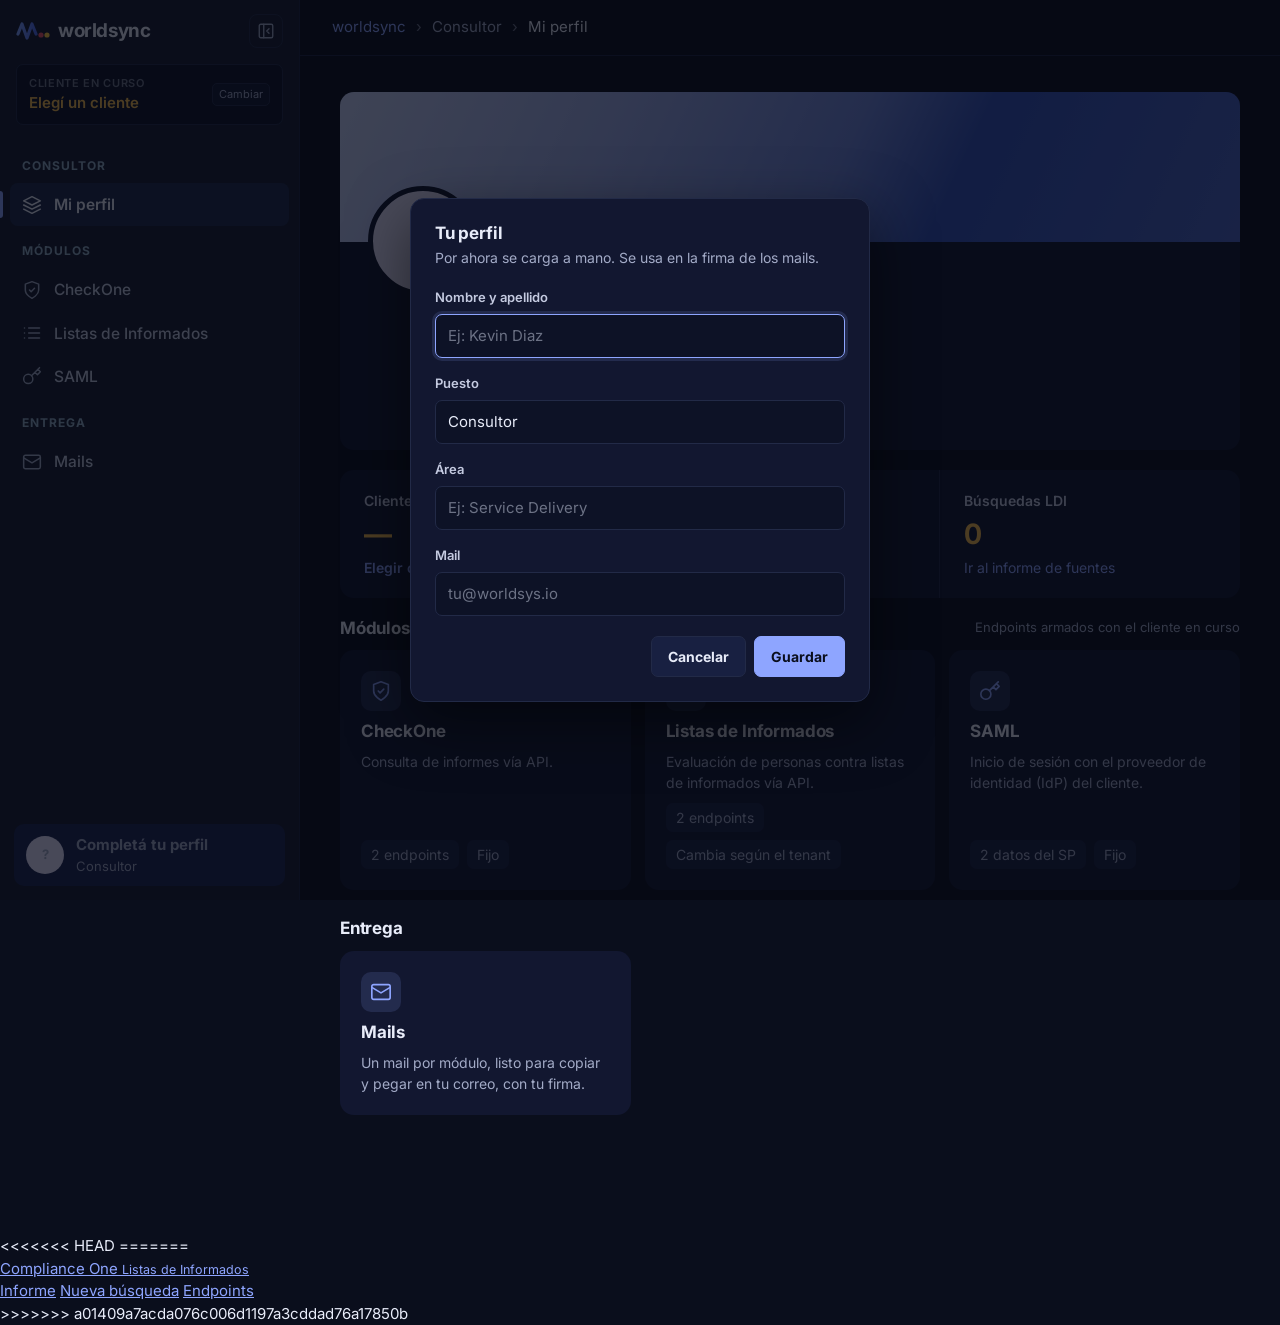
<file: index.html>
<!DOCTYPE html>
<html lang="es">
<head>
  <meta charset="UTF-8">
  <meta name="viewport" content="width=device-width, initial-scale=1">
  <title>Mi perfil · worldsync</title>
  <link rel="stylesheet" href="css/estilos.css">
</head>
<<<<<<< HEAD
<body data-activo="perfil" data-migas='[["Consultor"],["Mi perfil"]]'>
=======
<body>

  <header class="topbar">
    <div class="topbar-in">
      <a class="marca" href="index.html">
        <span class="marca-logo"><span style="background:#6F80E0"></span><span style="background:#F08A3E"></span><span style="background:#F2685F"></span></span>
        Compliance One <small>Listas de Informados</small>
      </a>
      <nav class="nav">
        <a href="index.html" class="activo">Informe</a>
        <a href="crear.html">Nueva búsqueda</a>
        <a href="endpoints.html">Endpoints</a>
      </nav>
    </div>
  </header>
>>>>>>> a01409a7acda076c006d1197a3cddad76a17850b

  <main class="container">

    <section class="cabecera">
      <div class="cabecera-banner"></div>
      <div class="cabecera-cuerpo">
        <div class="cabecera-avatar" id="avatarGrande">
          <span id="avatarIniciales">?</span>
          <button class="mas" data-abrir="perfil" aria-label="Editar perfil">+</button>
        </div>
        <div class="cabecera-datos">
          <h1 id="perfilNombre"></h1>
          <p id="perfilPuesto"></p>
          <div class="pildoras" id="perfilPildoras"></div>
          <div class="pestanas" role="tablist">
            <button class="activa" role="tab" aria-selected="true">Resumen</button>
            <button role="tab" data-abrir="perfil">Editar perfil</button>
          </div>
        </div>
      </div>
    </section>

    <section class="metricas" id="metricas"></section>

    <div class="barra-lista">
      <h2>Módulos</h2>
      <span class="ayuda" style="margin:0">Endpoints armados con el cliente en curso</span>
    </div>
    <div class="grilla-modulos" id="grillaModulos"></div>

    <div class="barra-lista" style="margin-top:28px">
      <h2>Entrega</h2>
    </div>
    <div class="grilla-modulos">
      <a class="tarjeta-modulo" href="mails.html">
        <span class="tm-icono" id="iconoMails"></span>
        <h3>Mails</h3>
        <p>Un mail por módulo, listo para copiar y pegar en tu correo, con tu firma.</p>
      </a>
    </div>

  </main>

  <script src="js/comun.js"></script>
  <script src="js/layout.js"></script>
  <script src="js/modulos.js"></script>
  <script src="js/perfil.js"></script>
</body>
</html>
</file>
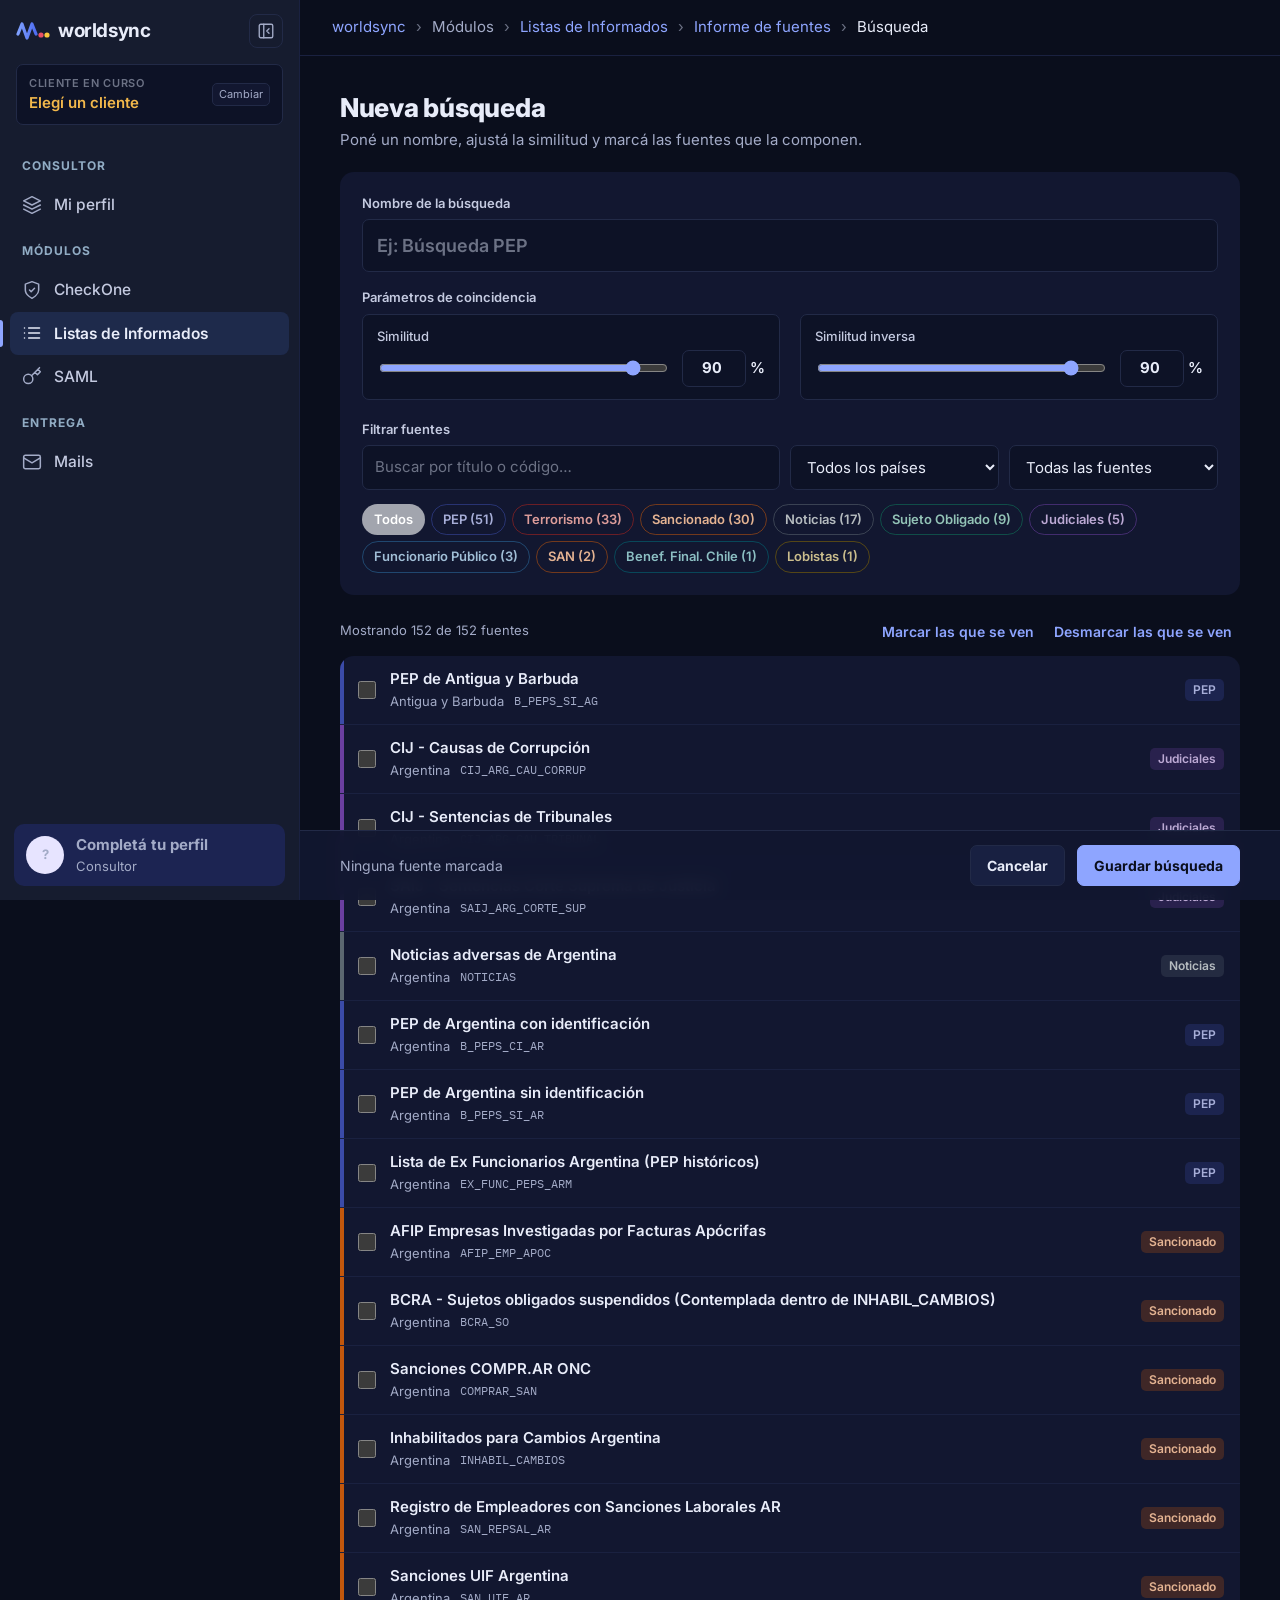
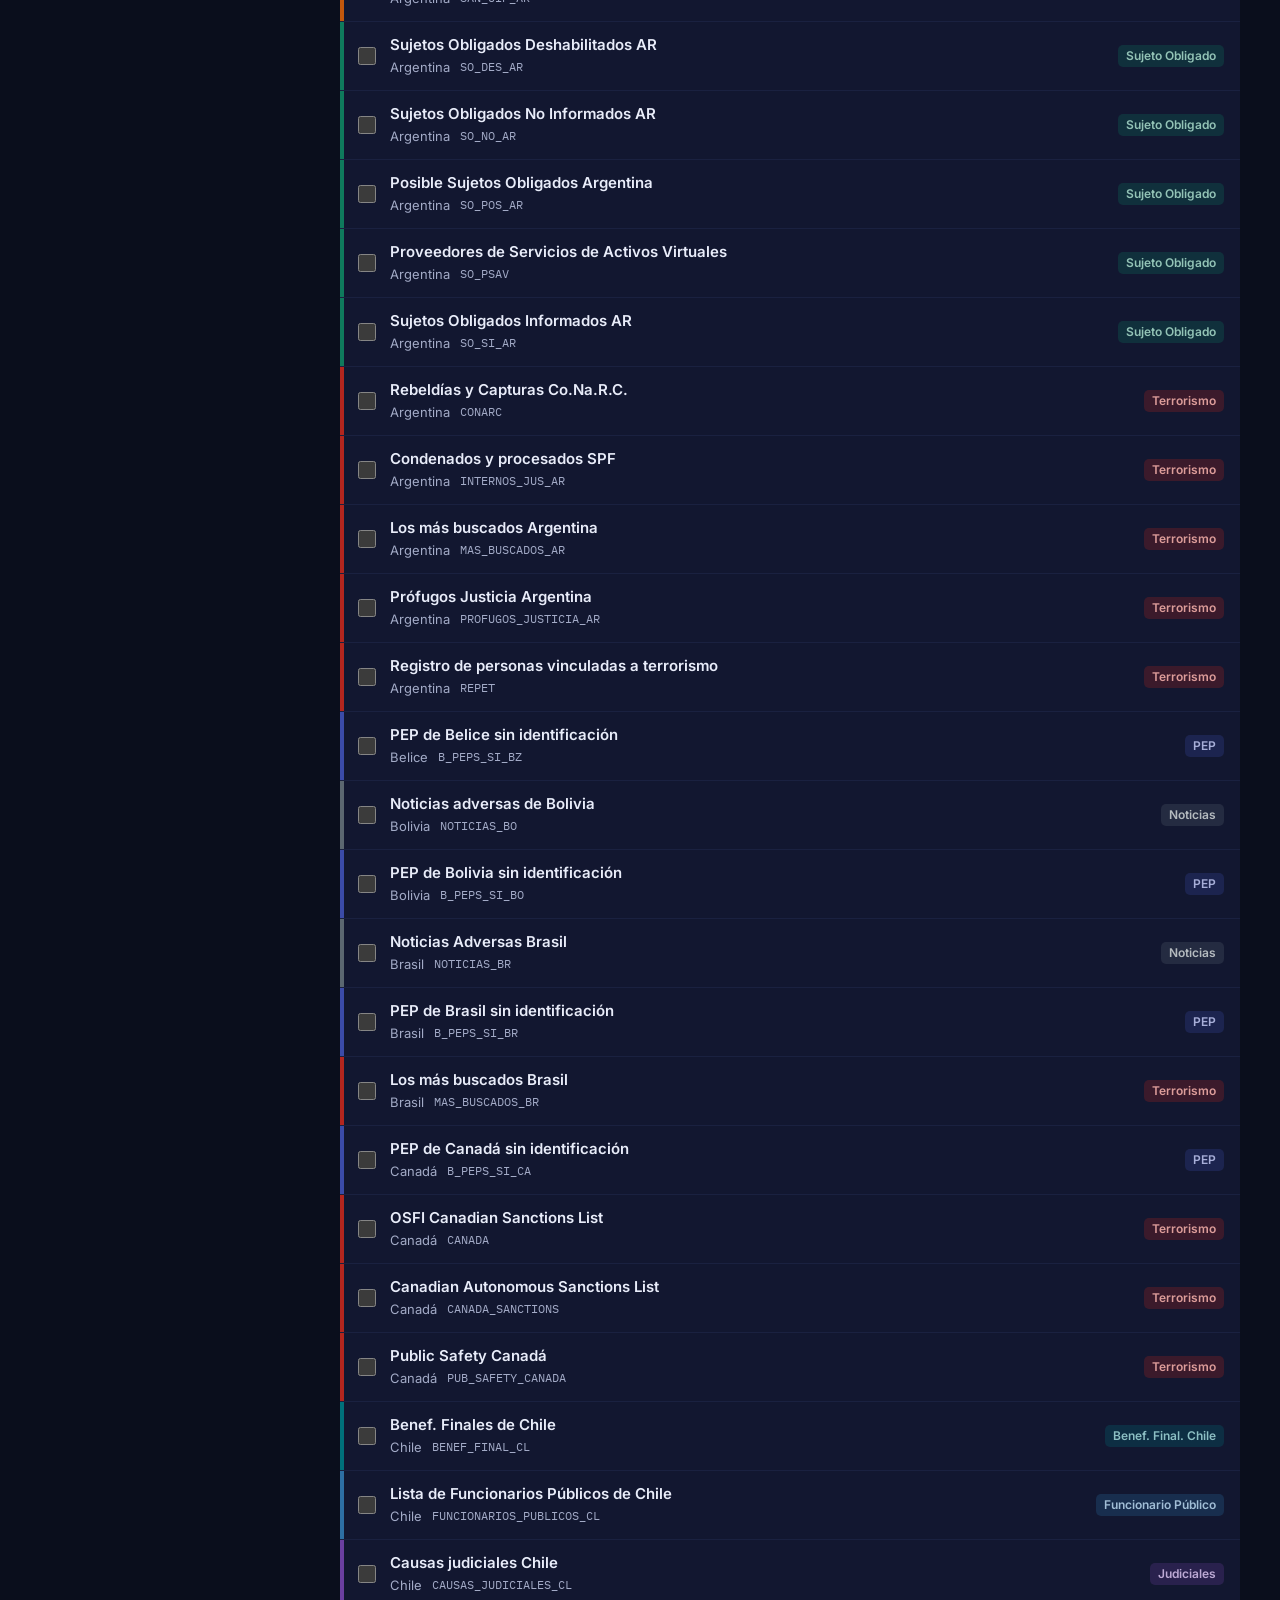
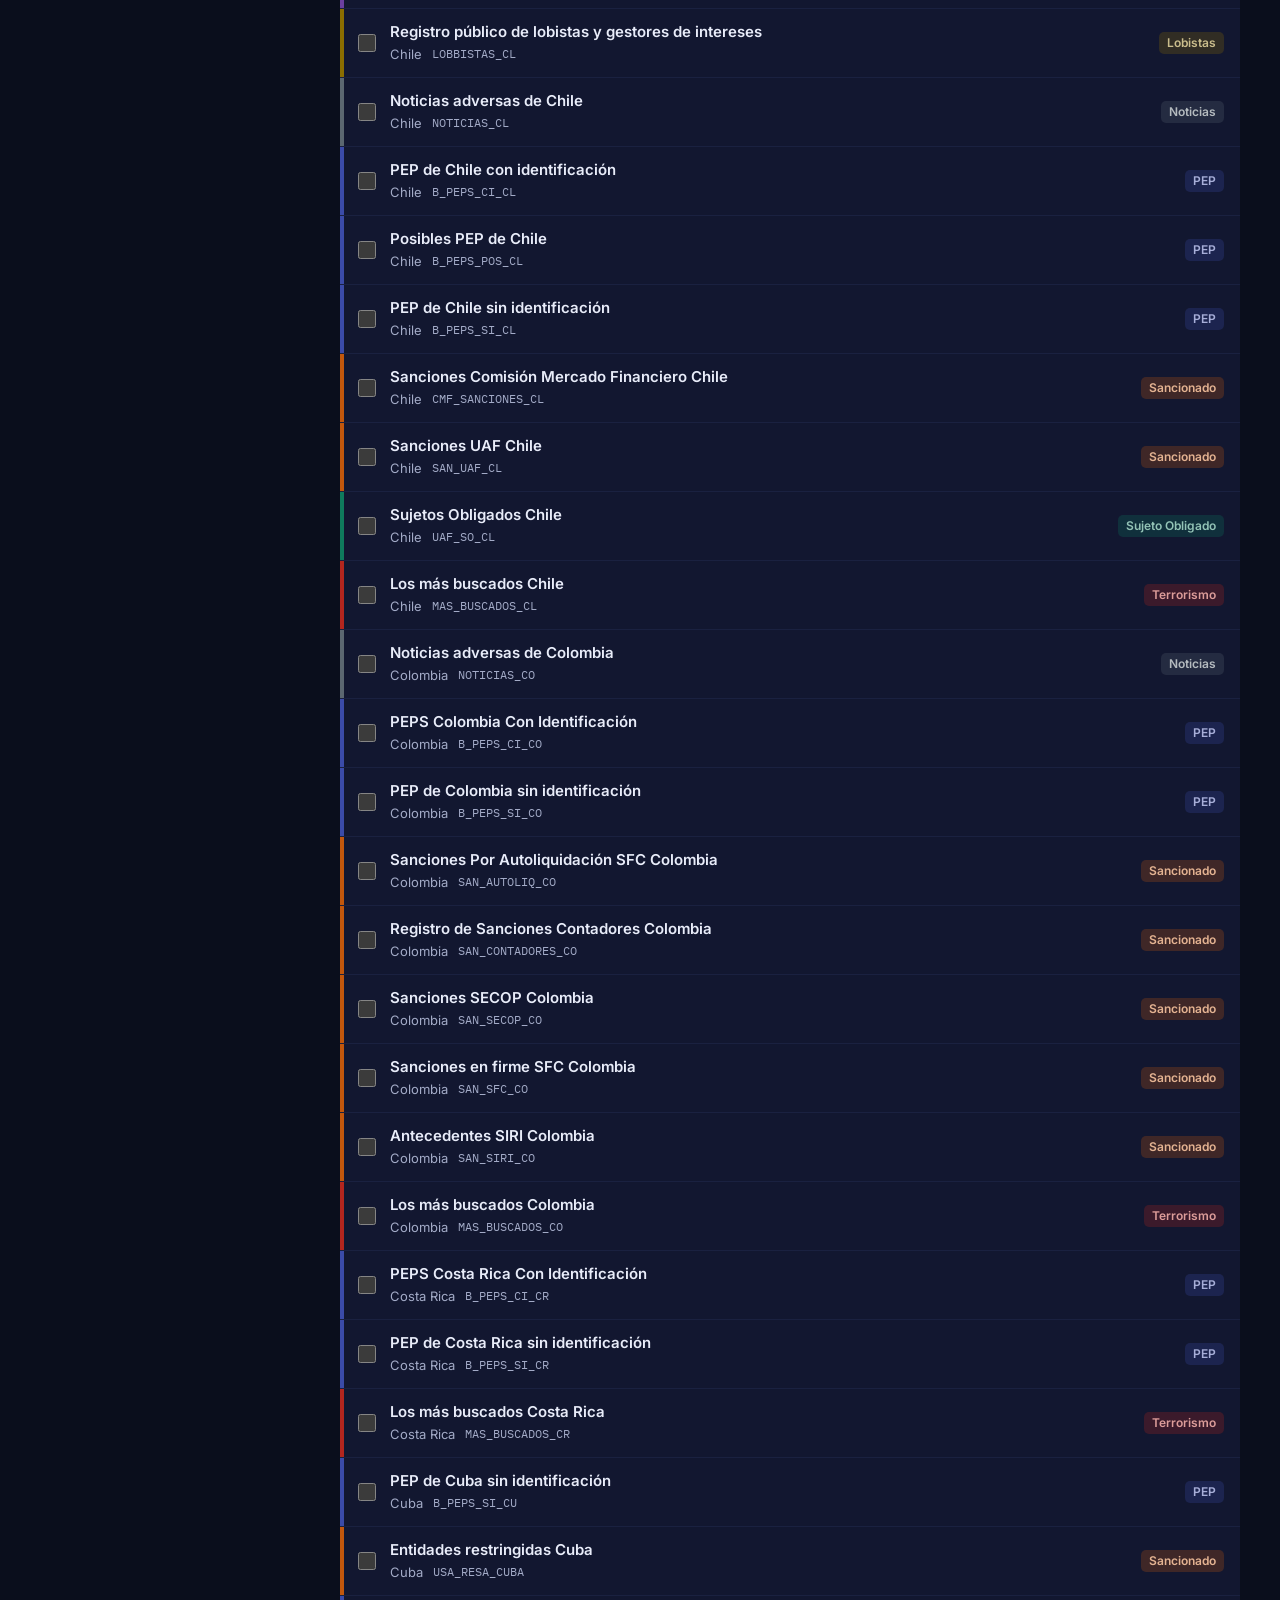
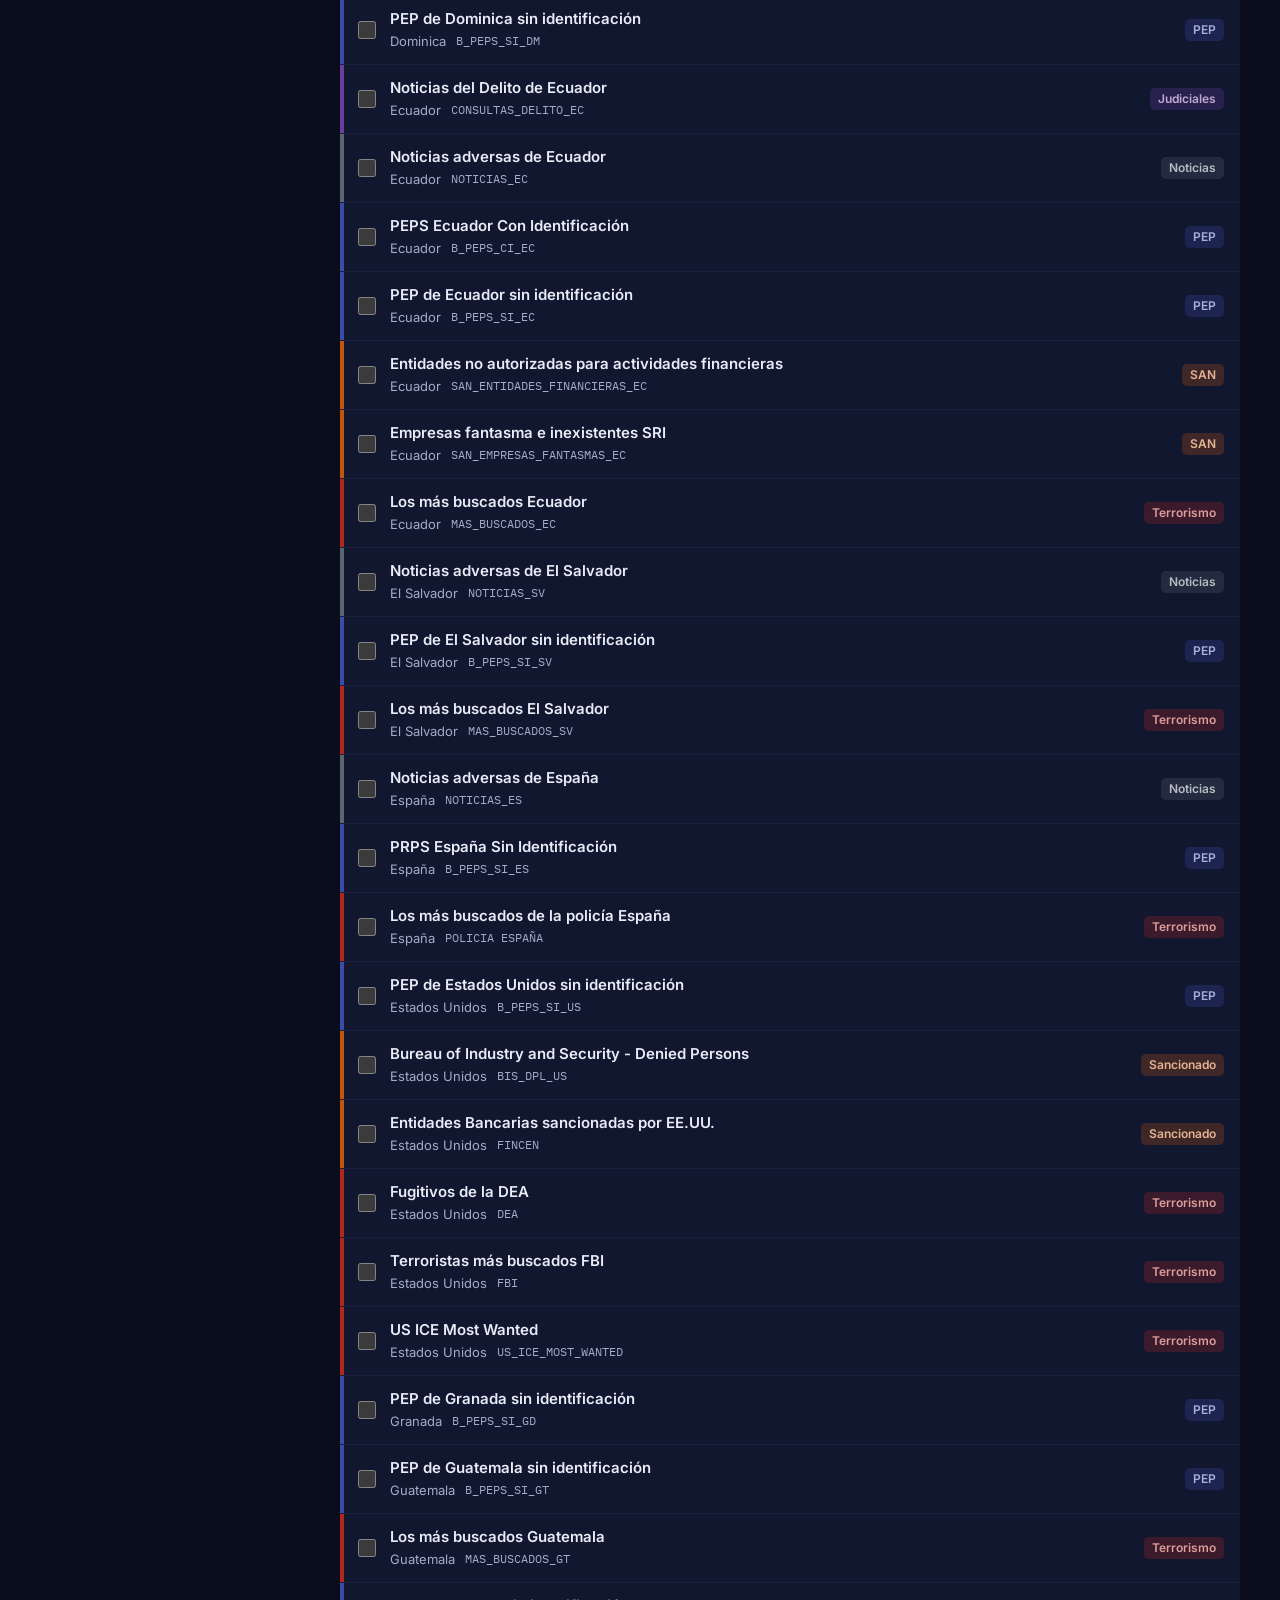
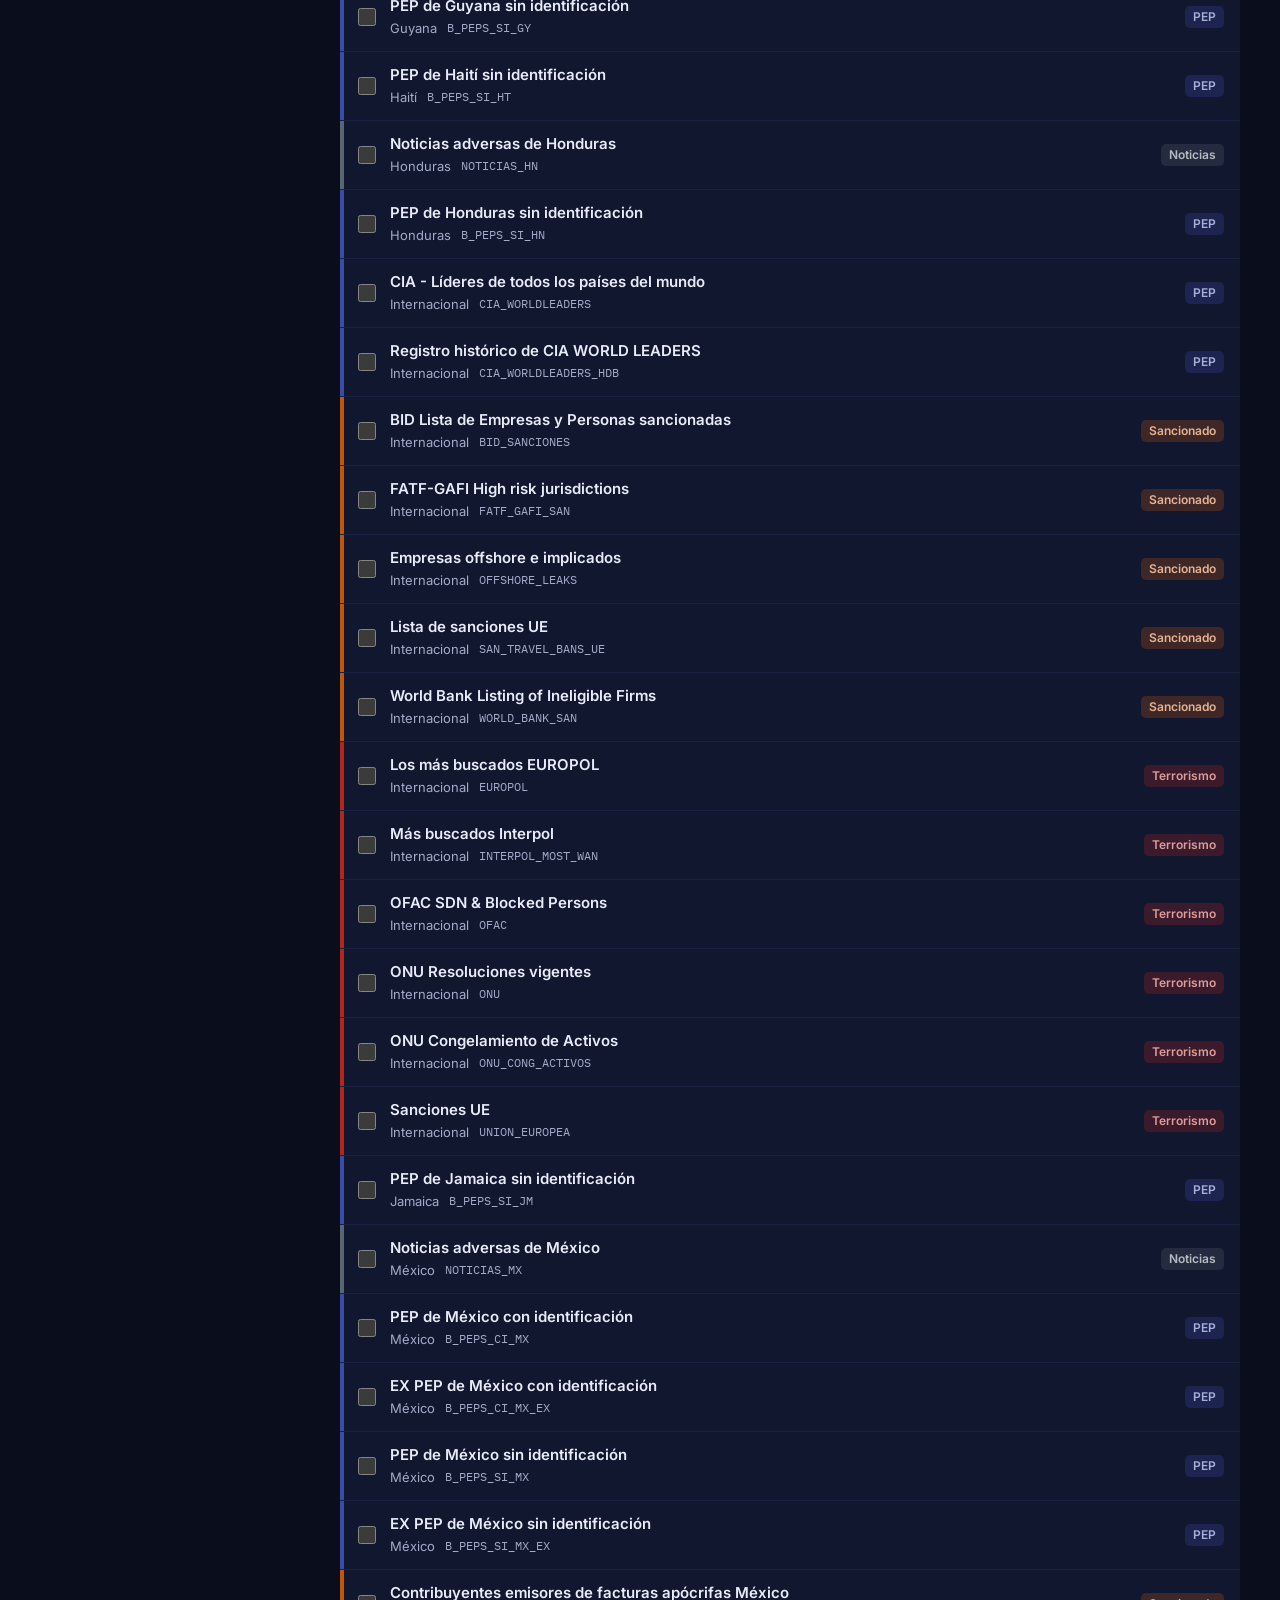
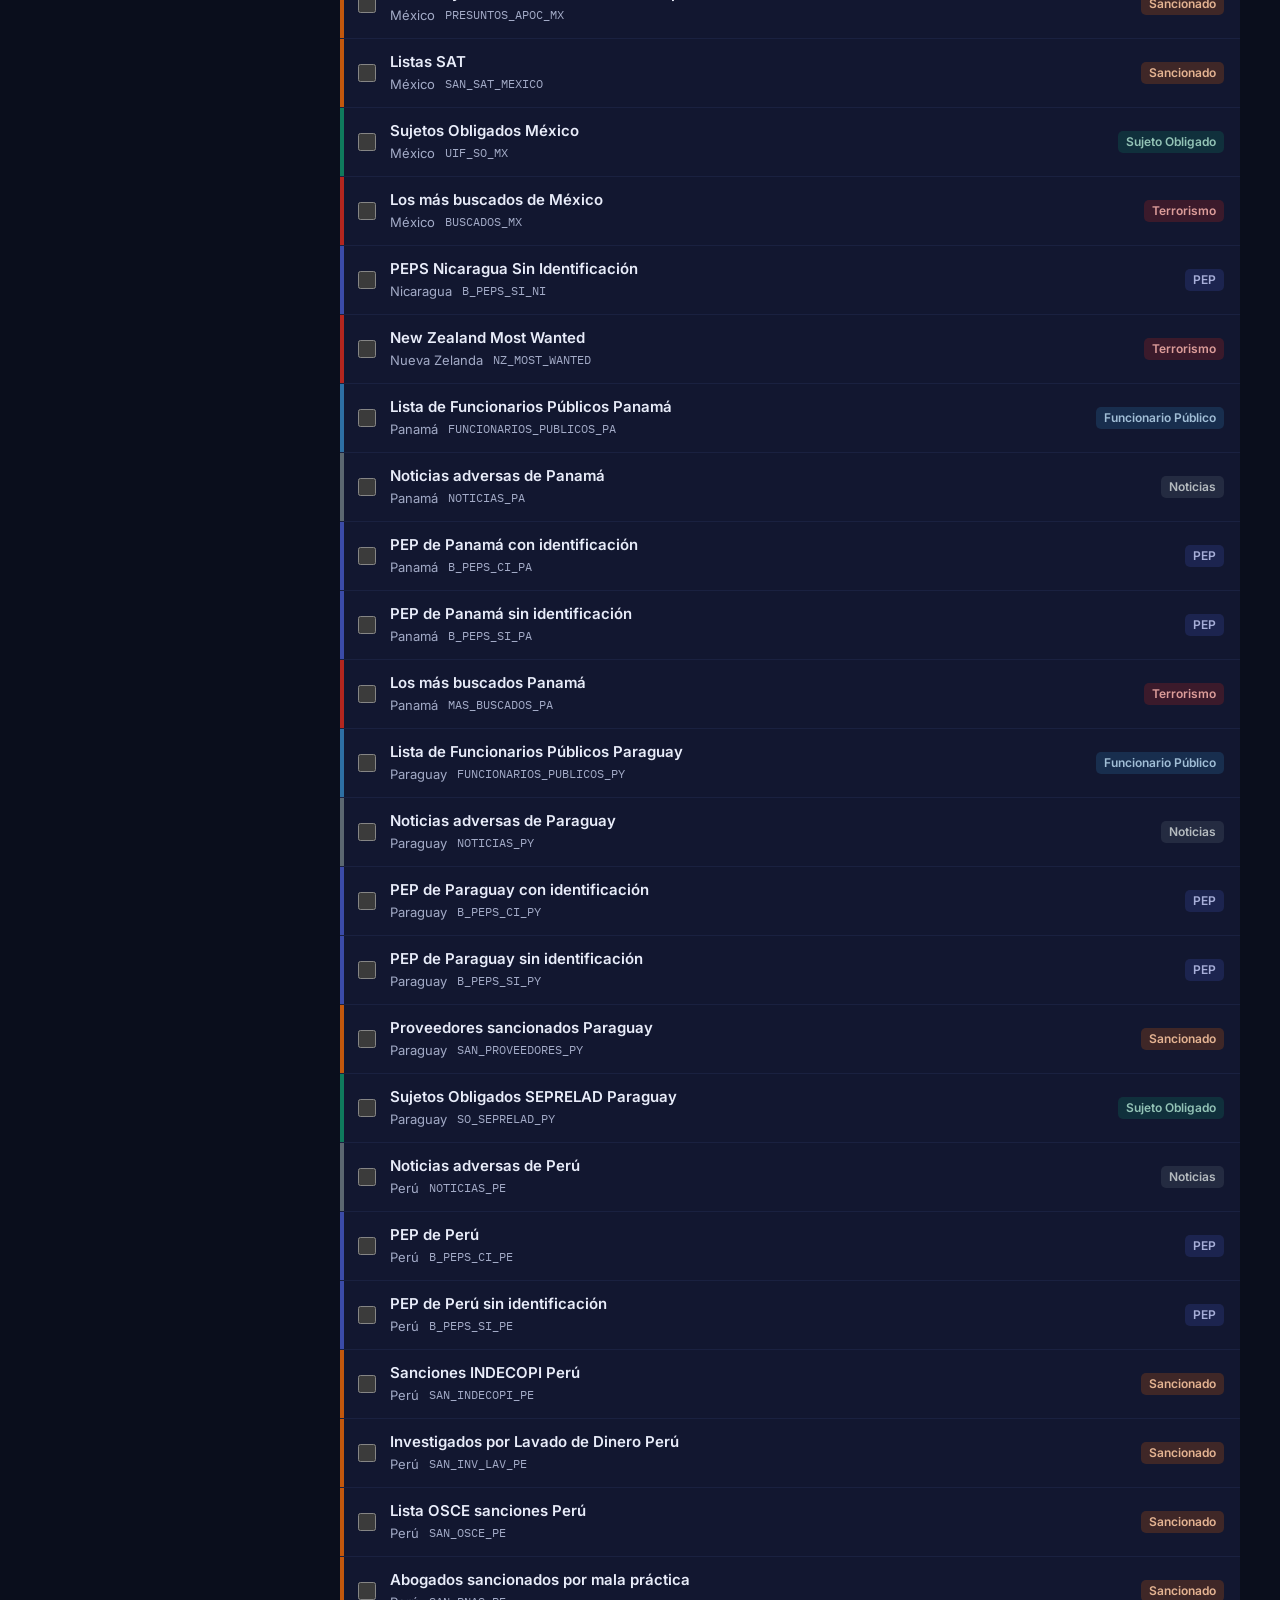
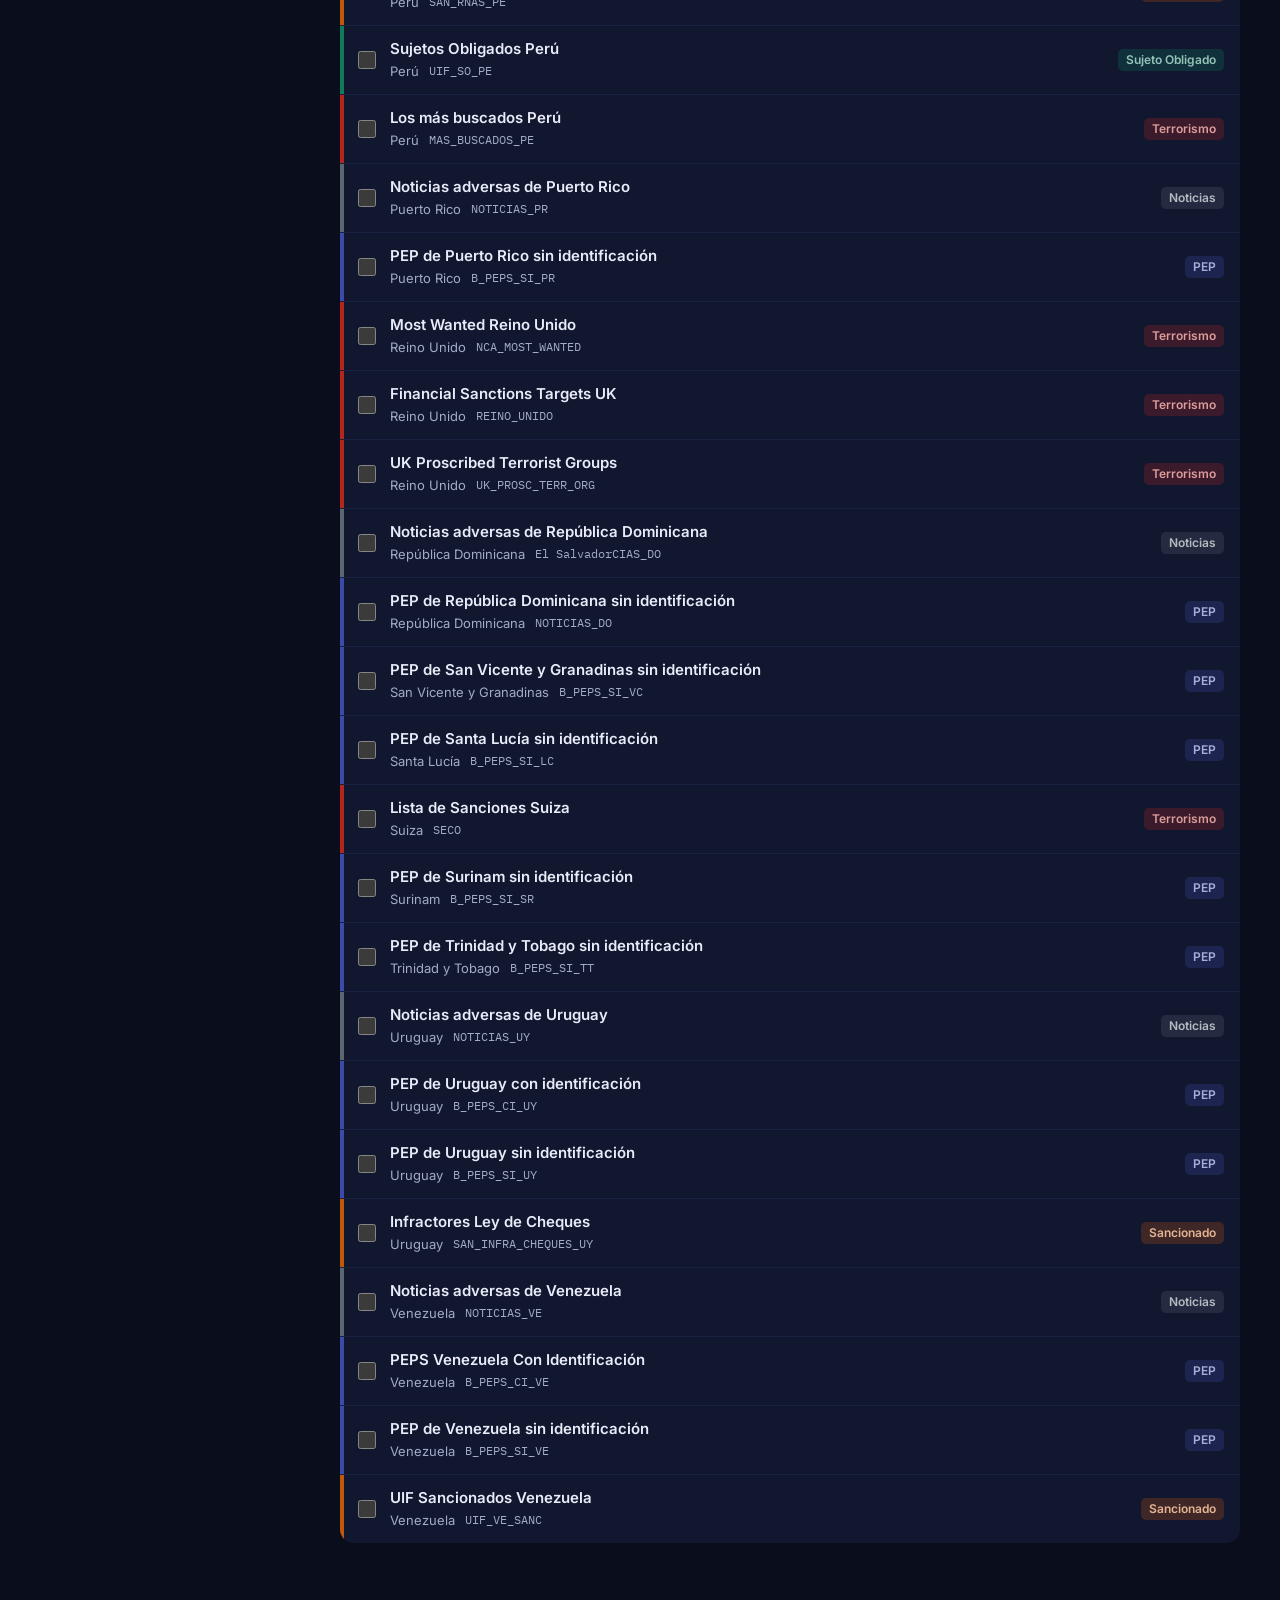
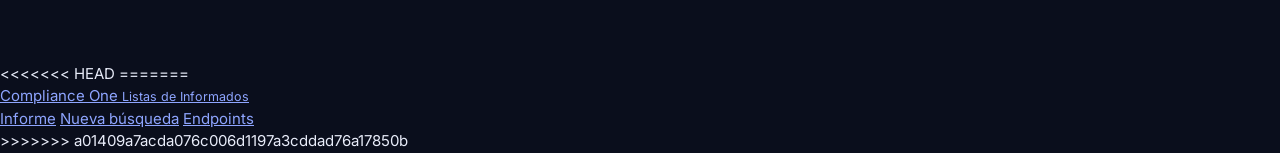
<file: crear.html>
<!DOCTYPE html>
<html lang="es">
<head>
  <meta charset="UTF-8">
  <meta name="viewport" content="width=device-width, initial-scale=1">
  <title>Búsqueda · worldsync</title>
  <link rel="stylesheet" href="css/estilos.css">
</head>
<body data-activo="ldi" data-migas='[["Módulos"],["Listas de Informados","modulo.html?id=ldi"],["Informe de fuentes","informe.html"],["Búsqueda"]]'>

<<<<<<< HEAD
  
=======
  <header class="topbar">
    <div class="topbar-in">
      <a class="marca" href="index.html">
        <span class="marca-logo"><span style="background:#6F80E0"></span><span style="background:#F08A3E"></span><span style="background:#F2685F"></span></span>
        Compliance One <small>Listas de Informados</small>
      </a>
      <nav class="nav">
        <a href="index.html">Informe</a>
        <a href="crear.html" class="activo" id="navCrear">Nueva búsqueda</a>
        <a href="endpoints.html">Endpoints</a>
      </nav>
    </div>
  </header>
>>>>>>> a01409a7acda076c006d1197a3cddad76a17850b

  <main class="container">

    <div class="encabezado">
      <div>
        <h1 id="tituloPagina">Nueva búsqueda</h1>
        <p>Poné un nombre, ajustá la similitud y marcá las fuentes que la componen.</p>
      </div>
    </div>

    <section class="caja">
      <label for="nombreBusqueda">Nombre de la búsqueda</label>
      <input id="nombreBusqueda" class="input input-grande" placeholder="Ej: Búsqueda PEP" autocomplete="off">

      <span class="etiqueta">Parámetros de coincidencia</span>
      <div class="parametros">
        <div class="parametro">
          <label for="similitud">Similitud</label>
          <div class="parametro-control">
            <input type="range" id="similitudRango" min="0" max="100" step="1" aria-label="Similitud">
            <span class="parametro-valor"><input type="number" id="similitud" class="input" min="0" max="100" step="1">%</span>
          </div>
        </div>
        <div class="parametro">
          <label for="similitudInversa">Similitud inversa</label>
          <div class="parametro-control">
            <input type="range" id="similitudInversaRango" min="0" max="100" step="1" aria-label="Similitud inversa">
            <span class="parametro-valor"><input type="number" id="similitudInversa" class="input" min="0" max="100" step="1">%</span>
          </div>
        </div>
      </div>

      <span class="etiqueta">Filtrar fuentes</span>
      <div class="filters">
        <input id="filtroTexto" class="input" placeholder="Buscar por título o código…" oninput="filtrarFuentes()">
        <select id="filtroPais" class="input" onchange="filtrarFuentes()">
          <option value="">Todos los países</option>
        </select>
        <select id="filtroVista" class="input" onchange="filtrarFuentes()">
          <option value="">Todas las fuentes</option>
          <option value="marcadas">Solo las marcadas</option>
        </select>
      </div>
      <div class="tipos-rapidos" id="filtroTipos"></div>
    </section>

    <div class="resultado-info">
      <span id="infoResultados"></span>
      <span>
        <button class="btn-texto" onclick="marcarVisibles(true)">Marcar las que se ven</button>
        <button class="btn-texto" onclick="marcarVisibles(false)">Desmarcar las que se ven</button>
      </span>
    </div>

    <div id="listaFuentes" class="lista-fuentes"></div>

  </main>

  <div class="barra-acciones">
    <div class="barra-acciones-in">
      <span class="estado" id="estadoSeleccion"></span>
      <a class="btn btn-sec" href="informe.html">Cancelar</a>
      <button class="btn" onclick="guardarBusqueda()">Guardar búsqueda</button>
    </div>
  </div>

  <script src="js/comun.js"></script>
  <script src="js/layout.js"></script>
  <script src="js/crear.js"></script>

</body>
</html>
</file>
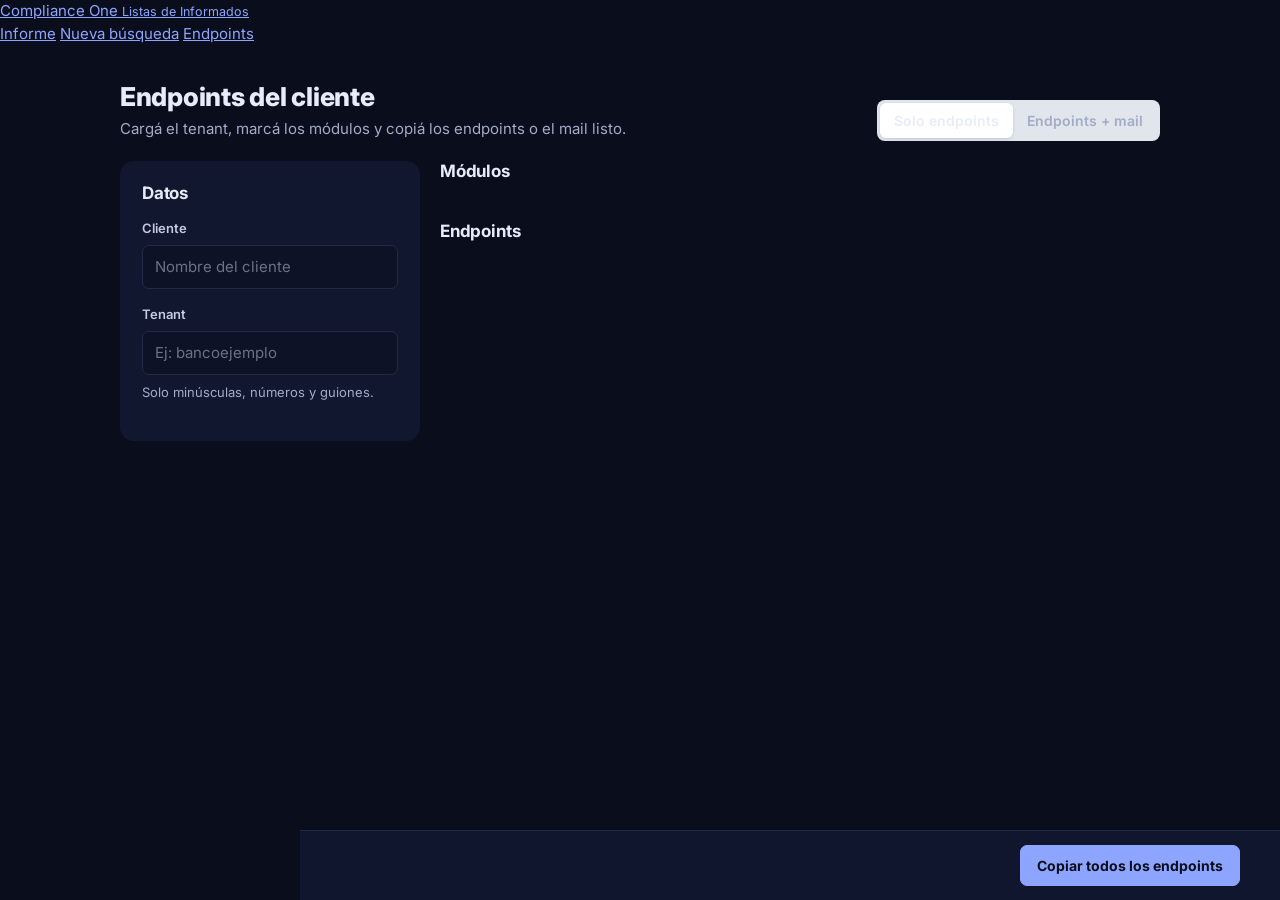
<file: endpoints.html>
<!DOCTYPE html>
<html lang="es">
<head>
  <meta charset="UTF-8">
  <meta name="viewport" content="width=device-width, initial-scale=1">
  <title>Endpoints · Listas de Informados</title>
  <link rel="stylesheet" href="css/estilos.css">
</head>
<body>

  <header class="topbar">
    <div class="topbar-in">
      <a class="marca" href="index.html">
        <span class="marca-logo"><span style="background:#6F80E0"></span><span style="background:#F08A3E"></span><span style="background:#F2685F"></span></span>
        Compliance One <small>Listas de Informados</small>
      </a>
      <nav class="nav">
        <a href="index.html">Informe</a>
        <a href="crear.html">Nueva búsqueda</a>
        <a href="endpoints.html" class="activo">Endpoints</a>
      </nav>
    </div>
  </header>

  <main class="container">

    <div class="encabezado">
      <div>
        <h1>Endpoints del cliente</h1>
        <p>Cargá el tenant, marcá los módulos y copiá los endpoints o el mail listo.</p>
      </div>
      <div class="segmentado" role="radiogroup" aria-label="Qué querés armar">
        <button role="radio" data-modo="endpoints" aria-checked="true">Solo endpoints</button>
        <button role="radio" data-modo="mail" aria-checked="false">Endpoints + mail</button>
      </div>
    </div>

    <div class="panel">

      <!-- Columna izquierda: datos -->
      <aside class="lateral">
        <section class="caja">
          <h2>Datos</h2>

          <label for="clienteInput">Cliente</label>
          <input id="clienteInput" class="input" placeholder="Nombre del cliente" autocomplete="off">

          <label for="tenantInput">Tenant</label>
          <input id="tenantInput" class="input" placeholder="Ej: bancoejemplo" autocomplete="off" spellcheck="false">
          <p class="ayuda" id="tenantAyuda">Solo minúsculas, números y guiones.</p>

          <div id="camposModulos"></div>

          <div id="bloqueNombre" hidden>
            <label for="nombreInput">Tu nombre</label>
            <input id="nombreInput" class="input" placeholder="Para presentarte en el mail" autocomplete="name">
          </div>
        </section>
      </aside>

      <!-- Columna derecha -->
      <section>
        <div class="barra-lista">
          <h2>Módulos</h2>
        </div>
        <div id="listaModulos" class="modulos"></div>

        <div class="barra-lista" style="margin-top:28px">
          <h2>Endpoints</h2>
        </div>
        <div id="listaEndpoints"></div>

        <div id="bloqueMail" hidden>
          <div class="barra-lista" style="margin-top:28px">
            <h2>Mail</h2>
          </div>
          <div class="mail">
            <div class="mail-asunto">
              <span class="mail-etiqueta">Asunto</span>
              <span id="mailAsunto"></span>
            </div>
            <div class="mail-cuerpo" id="mailCuerpo"></div>
          </div>
        </div>
      </section>

    </div>
  </main>

  <div class="barra-acciones">
    <div class="barra-acciones-in">
      <span class="estado" id="estadoEndpoints"></span>
      <span id="accionesEndpoints" style="display:contents">
        <button class="btn" onclick="copiarTodosLosEndpoints()">Copiar todos los endpoints</button>
      </span>
      <span id="accionesMail" style="display:none">
        <button class="btn btn-sec" onclick="copiarAsunto()">Copiar asunto</button>
        <button class="btn btn-sec" onclick="abrirEnCorreo()">Abrir en el correo</button>
        <button class="btn" onclick="copiarMail()">Copiar mail</button>
      </span>
    </div>
  </div>

  <script src="js/comun.js"></script>
  <script src="js/endpoints.js"></script>

</body>
</html>
</file>
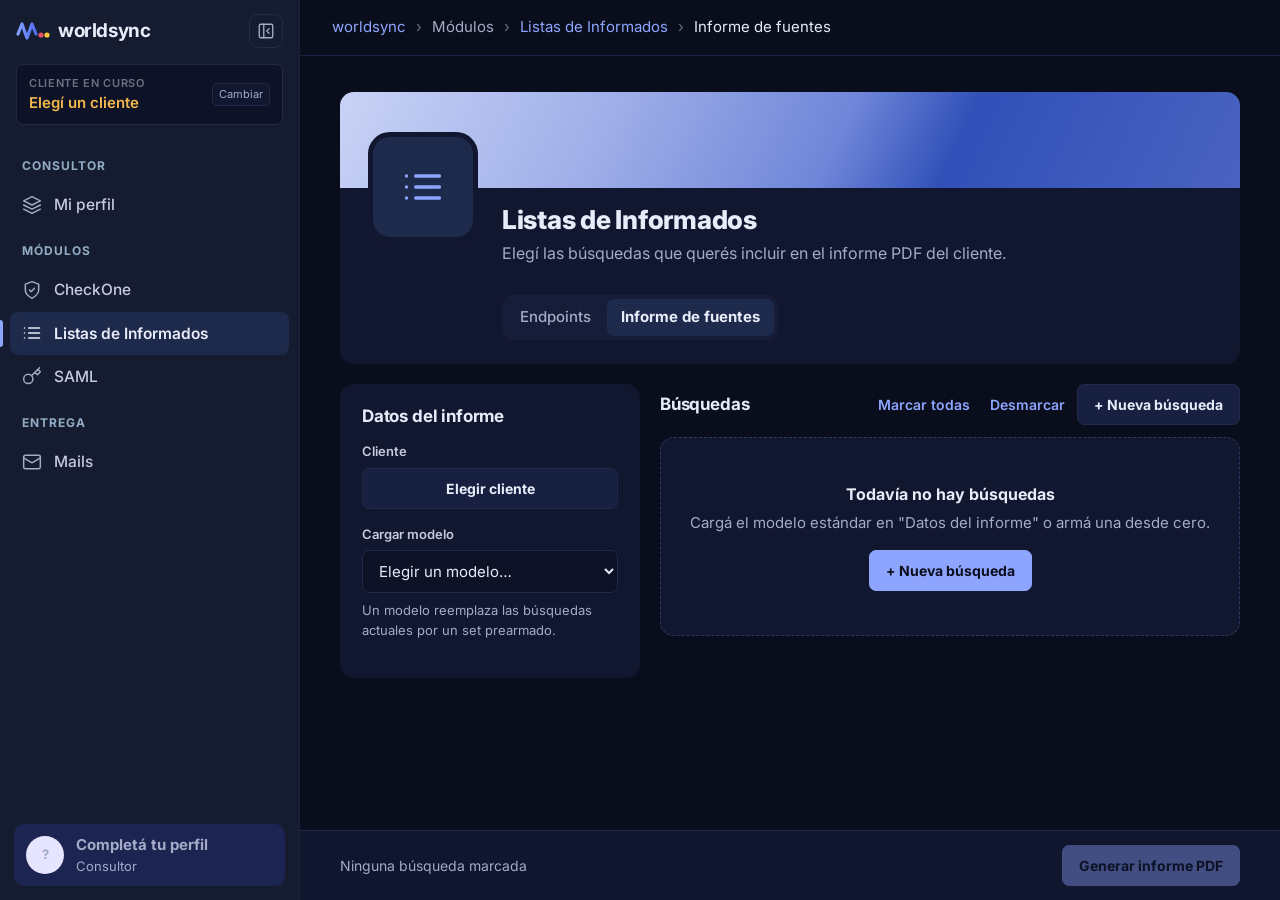
<file: informe.html>
<!DOCTYPE html>
<html lang="es">
<head>
  <meta charset="UTF-8">
  <meta name="viewport" content="width=device-width, initial-scale=1">
  <title>Informe de fuentes · worldsync</title>
  <link rel="stylesheet" href="css/estilos.css">
</head>
<body data-activo="ldi" data-migas='[["Módulos"],["Listas de Informados","modulo.html?id=ldi"],["Informe de fuentes"]]'>

  

  <main class="container">

    <section class="cabecera">
      <div class="cabecera-banner chico"></div>
      <div class="cabecera-cuerpo">
        <div class="cabecera-avatar icono" id="iconoLdi"></div>
        <div class="cabecera-datos">
          <h1>Listas de Informados</h1>
          <p>Elegí las búsquedas que querés incluir en el informe PDF del cliente.</p>
          <nav class="pestanas">
            <a href="modulo.html?id=ldi">Endpoints</a>
            <a class="activa" href="informe.html">Informe de fuentes</a>
          </nav>
        </div>
      </div>
    </section>

    <div class="panel">

      <!-- Columna izquierda: datos del informe -->
      <aside class="lateral">
        <section class="caja">
          <h2>Datos del informe</h2>

          <span class="etiqueta">Cliente</span>
          <div id="resumenCliente" style="margin-bottom:16px"></div>

          <label for="modeloSelect">Cargar modelo</label>
          <select id="modeloSelect" class="input" onchange="cargarModelo()">
            <option value="">Elegir un modelo…</option>
            <option value="estandar">Modelo estándar</option>
          </select>
          <p class="ayuda">Un modelo reemplaza las búsquedas actuales por un set prearmado.</p>
        </section>
      </aside>

      <!-- Columna derecha: búsquedas -->
      <section>
        <div class="barra-lista">
          <h2>Búsquedas</h2>
          <div class="acciones">
            <button class="btn-texto" onclick="seleccionarTodo()">Marcar todas</button>
            <button class="btn-texto" onclick="deseleccionarTodo()">Desmarcar</button>
            <a class="btn btn-sec" href="crear.html">+ Nueva búsqueda</a>
          </div>
        </div>

        <div id="listaBusquedas" class="cards"></div>
      </section>

    </div>
  </main>

  <!-- Barra fija con el botón principal -->
  <div class="barra-acciones">
    <div class="barra-acciones-in">
      <span class="estado" id="estadoSeleccion">Ninguna búsqueda marcada</span>
      <button class="btn" id="btnGenerar" onclick="generarDocumentoMultiple()" disabled>Generar informe PDF</button>
    </div>
  </div>

  <script src="libs/pdfmake/pdfmake.min.js"></script>
  <script src="libs/pdfmake/vfs_fonts.js"></script>
  <script src="js/comun.js"></script>
  <script src="js/layout.js"></script>
  <script src="js/logo.js"></script>
  <script src="js/pdf.js"></script>
  <script src="js/app.js"></script>

</body>
</html>
</file>
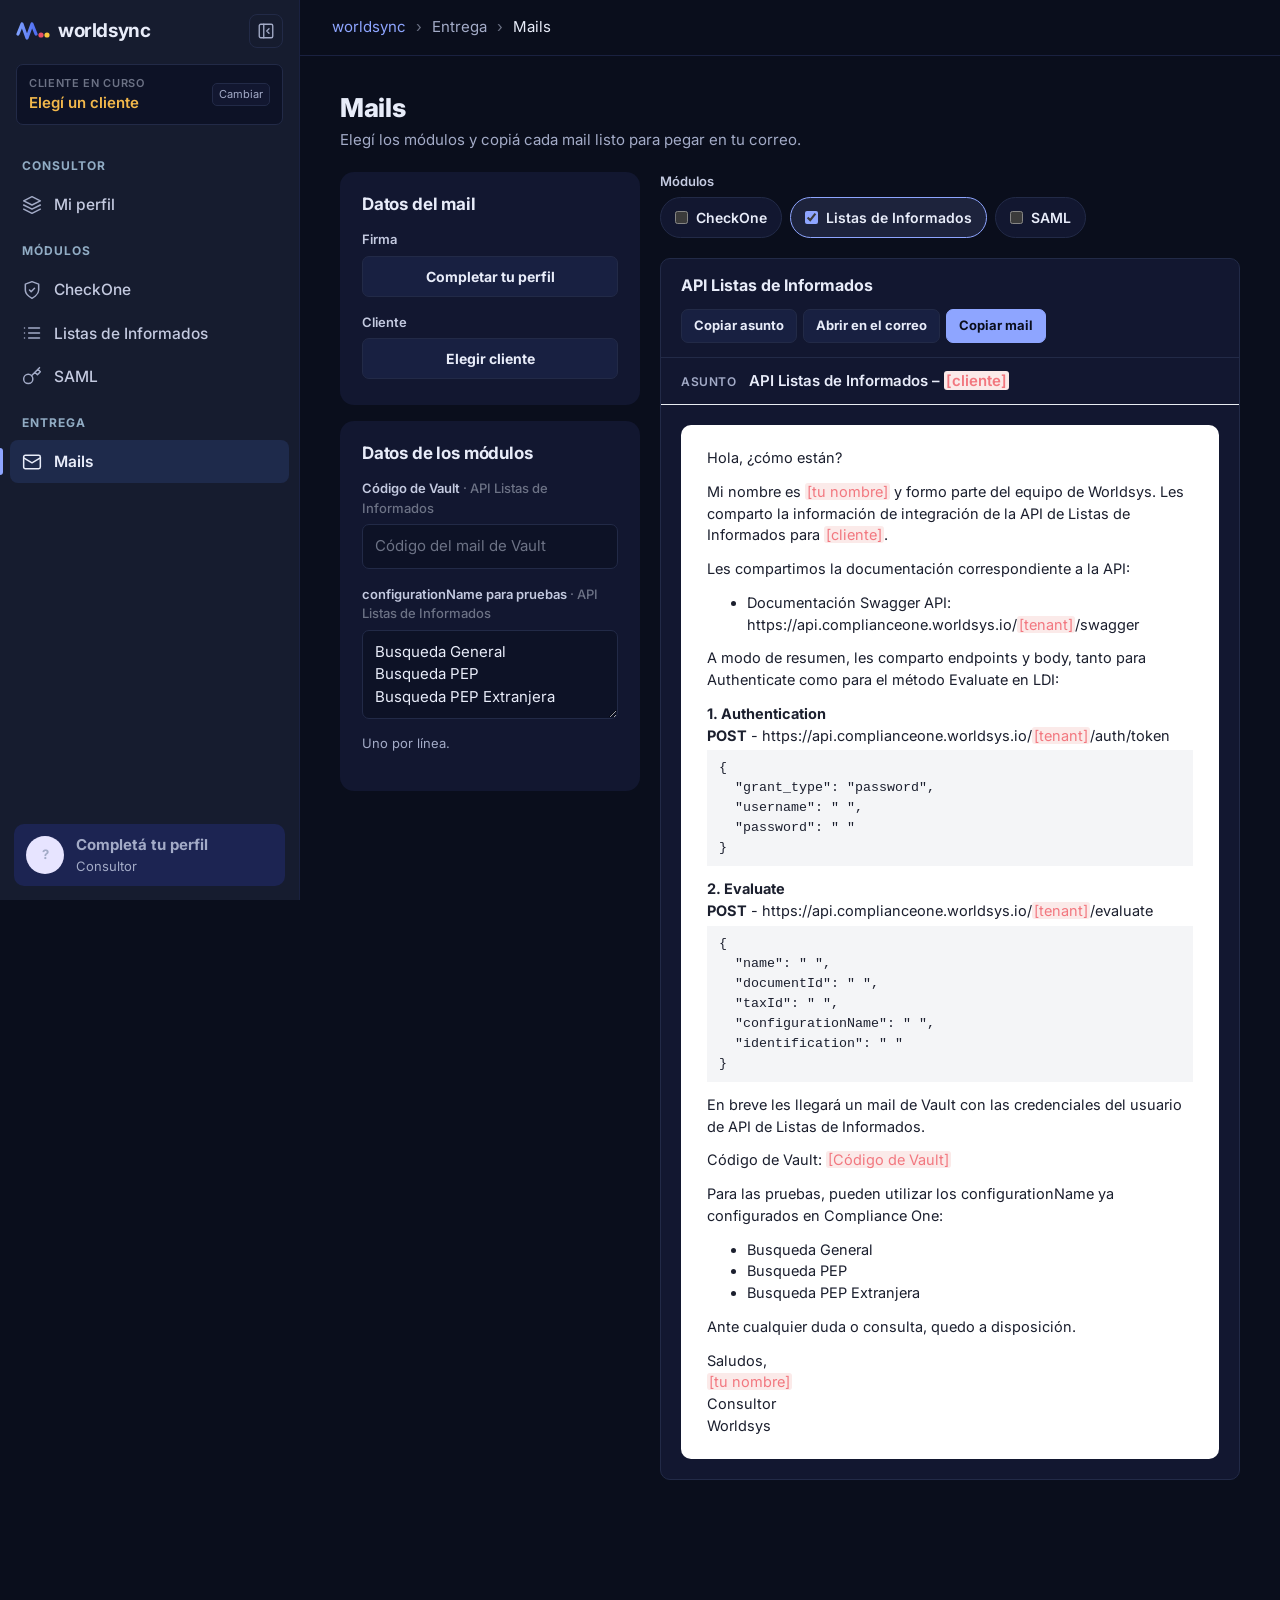
<file: mails.html>
<!DOCTYPE html>
<html lang="es">
<head>
  <meta charset="UTF-8">
  <meta name="viewport" content="width=device-width, initial-scale=1">
  <title>Mails · worldsync</title>
  <link rel="stylesheet" href="css/estilos.css">
</head>
<body data-activo="mails" data-migas='[["Entrega"],["Mails"]]'>

  <main class="container">
    <div class="encabezado">
      <div>
        <h1>Mails</h1>
        <p>Elegí los módulos y copiá cada mail listo para pegar en tu correo.</p>
      </div>
    </div>

    <div class="panel">
      <aside class="lateral">
        <section class="caja">
          <h2>Datos del mail</h2>
          <span class="etiqueta">Firma</span>
          <div id="resumenFirma" style="margin-bottom:16px"></div>
          <span class="etiqueta">Cliente</span>
          <div id="resumenCliente" style="margin-bottom:4px"></div>
        </section>
        <section class="caja" id="cajaVariables" hidden>
          <h2>Datos de los módulos</h2>
          <div id="camposVariables"></div>
        </section>
      </aside>

      <section>
        <span class="etiqueta">Módulos</span>
        <div class="selector-modulos" id="selectorModulos" style="margin-bottom:20px"></div>
        <div id="listaMails" class="lista-mails"></div>
      </section>
    </div>
  </main>

  <script src="js/comun.js"></script>
  <script src="js/layout.js"></script>
  <script src="js/modulos.js"></script>
  <script src="js/mails.js"></script>
</body>
</html>
</file>
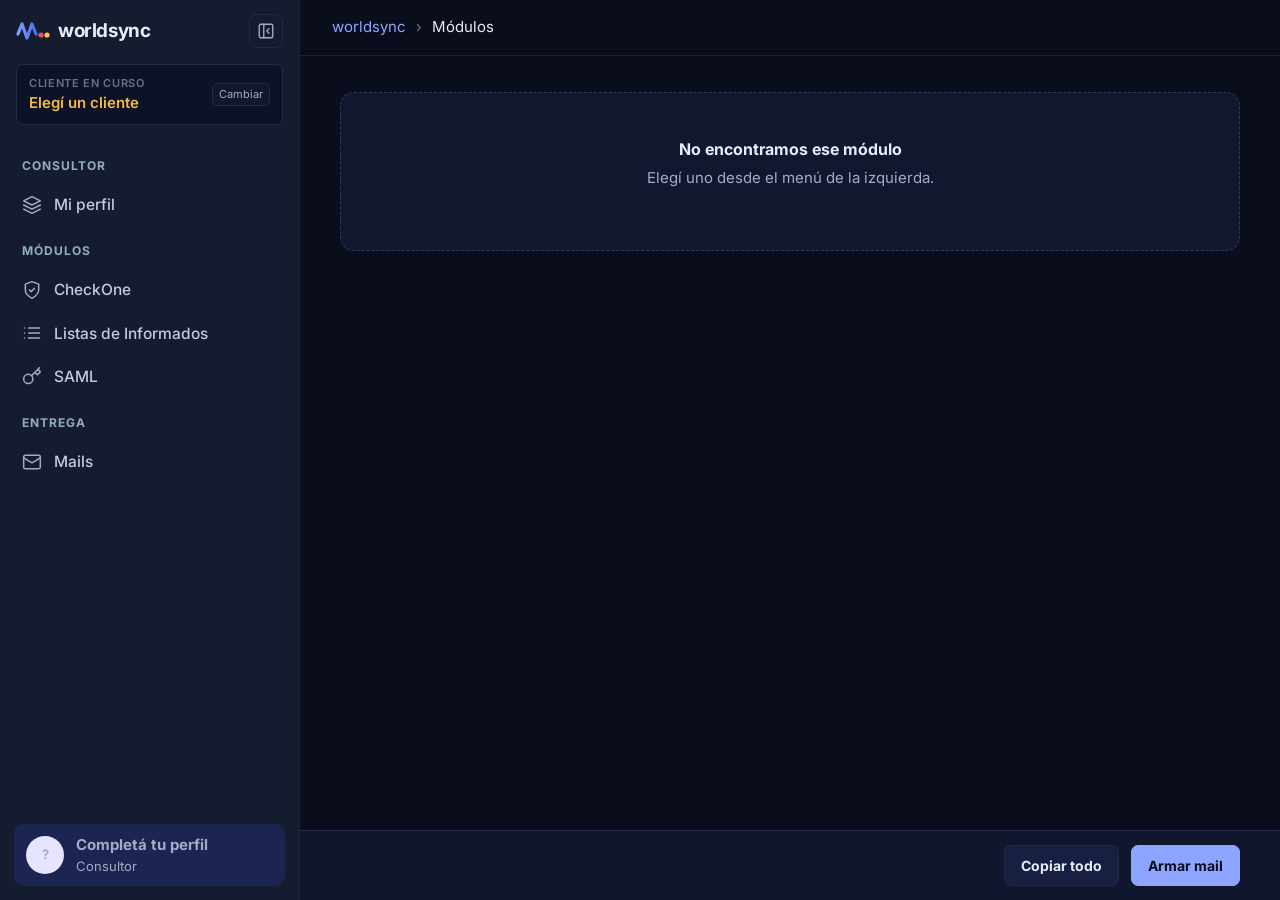
<file: modulo.html>
<!DOCTYPE html>
<html lang="es">
<head>
  <meta charset="UTF-8">
  <meta name="viewport" content="width=device-width, initial-scale=1">
  <title>Módulo · worldsync</title>
  <link rel="stylesheet" href="css/estilos.css">
</head>
<body data-activo="" data-migas='[["Módulos"]]'>

  <main class="container">
    <section class="cabecera">
      <div class="cabecera-banner chico"></div>
      <div class="cabecera-cuerpo">
        <div class="cabecera-avatar icono" id="moduloIcono"></div>
        <div class="cabecera-datos">
          <h1 id="moduloNombre">Módulo</h1>
          <p id="moduloDescripcion"></p>
          <div class="pildoras" id="moduloPildoras"></div>
          <nav class="pestanas" id="moduloPestanas"></nav>
        </div>
      </div>
    </section>

    <div id="avisoTenant"></div>
    <div id="listaEndpoints"></div>
  </main>

  <div class="barra-acciones">
    <div class="barra-acciones-in">
      <span class="estado" id="estadoModulo"></span>
      <button class="btn btn-sec" onclick="copiarTodo()">Copiar todo</button>
      <a class="btn" id="btnArmarMail" href="mails.html">Armar mail</a>
    </div>
  </div>

  <script src="js/comun.js"></script>
  <script src="js/layout.js"></script>
  <script src="js/modulos.js"></script>
  <script src="js/modulo.js"></script>
</body>
</html>
</file>
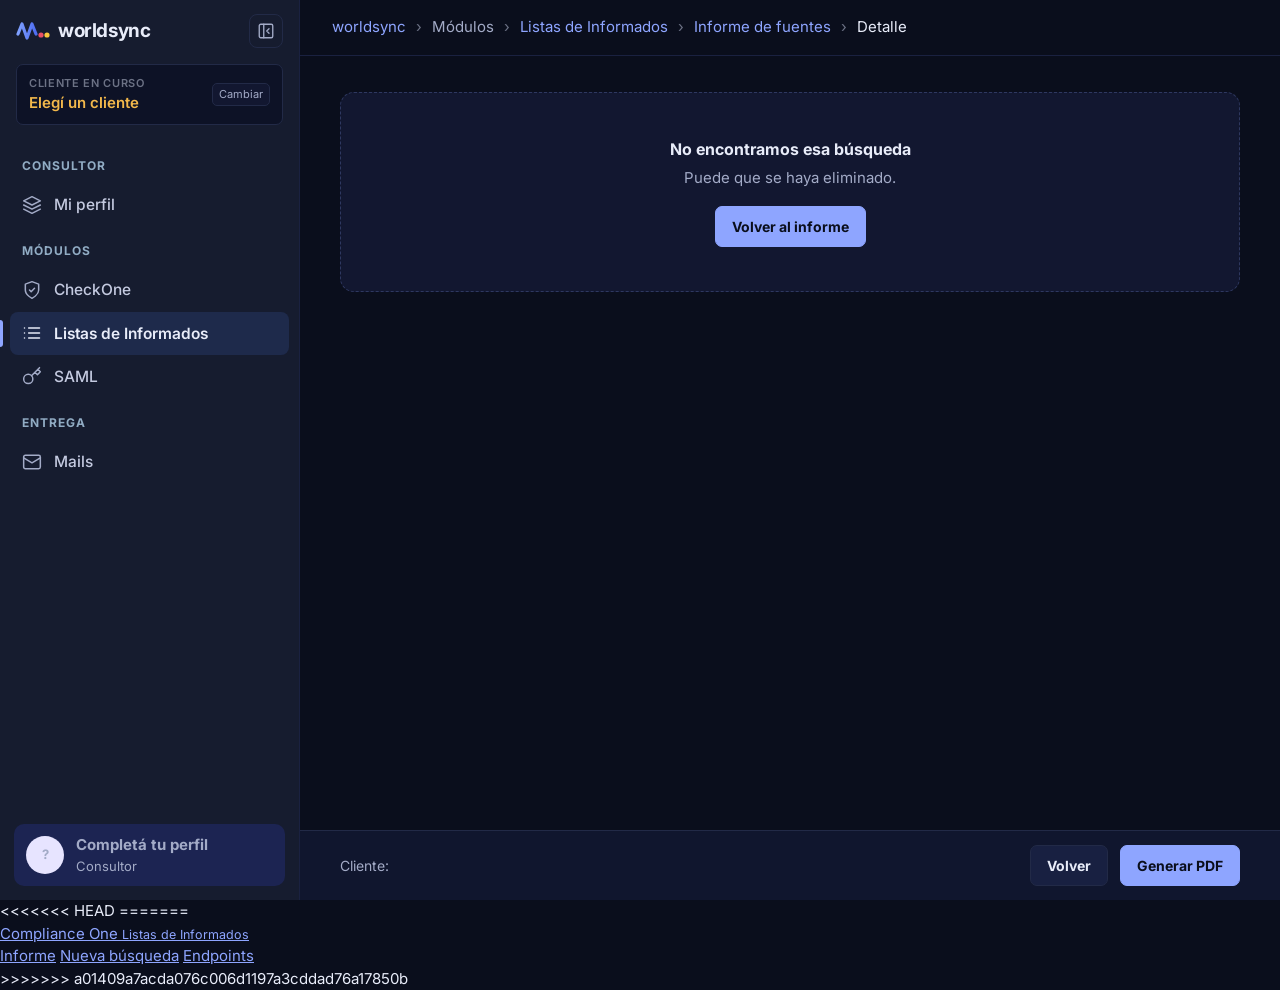
<file: ver.html>
<!DOCTYPE html>
<html lang="es">
<head>
  <meta charset="UTF-8">
  <meta name="viewport" content="width=device-width, initial-scale=1">
  <title>Detalle de búsqueda · worldsync</title>
  <link rel="stylesheet" href="css/estilos.css">
</head>
<body data-activo="ldi" data-migas='[["Módulos"],["Listas de Informados","modulo.html?id=ldi"],["Informe de fuentes","informe.html"],["Detalle"]]'>

<<<<<<< HEAD
  
=======
  <header class="topbar">
    <div class="topbar-in">
      <a class="marca" href="index.html">
        <span class="marca-logo"><span style="background:#6F80E0"></span><span style="background:#F08A3E"></span><span style="background:#F2685F"></span></span>
        Compliance One <small>Listas de Informados</small>
      </a>
      <nav class="nav">
        <a href="index.html">Informe</a>
        <a href="crear.html">Nueva búsqueda</a>
        <a href="endpoints.html">Endpoints</a>
      </nav>
    </div>
  </header>
>>>>>>> a01409a7acda076c006d1197a3cddad76a17850b

  <main class="container">

    <div class="encabezado">
      <div>
        <h1 id="tituloBusqueda">Búsqueda</h1>
        <p>Detalle de las fuentes que incluye esta búsqueda.</p>
      </div>
      <a class="btn btn-sec" id="btnEditar" href="#">Editar búsqueda</a>
    </div>

    <section class="caja">
      <div class="resumen" id="resumen"></div>
      <div class="barra-grande" id="barraGrande"></div>

      <div class="tabla-wrap">
        <table class="tabla">
          <thead>
            <tr><th>Fuente</th><th>País</th><th>Tipo</th><th>Código</th></tr>
          </thead>
          <tbody id="fuentesSeleccionadas"></tbody>
        </table>
      </div>
    </section>

  </main>

  <div class="barra-acciones">
    <div class="barra-acciones-in">
      <span class="estado">Cliente: <b id="clienteActual"></b></span>
      <a class="btn btn-sec" href="informe.html">Volver</a>
      <button class="btn" onclick="generarDocumento()">Generar PDF</button>
    </div>
  </div>

  <script src="libs/pdfmake/pdfmake.min.js"></script>
  <script src="libs/pdfmake/vfs_fonts.js"></script>
  <script src="js/comun.js"></script>
  <script src="js/layout.js"></script>
  <script src="js/logo.js"></script>
  <script src="js/pdf.js"></script>
  <script src="js/ver.js"></script>

</body>
</html>
</file>
<file: css/estilos.css>
/* ======================================
   CONSULTOR - ESTILO WORLDSYNC
   ====================================== */

@import url("https://fonts.googleapis.com/css2?family=Inter:wght@400;500;600;700;800&family=IBM+Plex+Mono:wght@400;500&display=swap");

:root {
  color-scheme: dark;

  /* Fondos */
  --fondo:      #0A0E1C;   /* área principal */
  --lateral:    #161C2F;   /* barra lateral */
  --papel:      #121730;   /* tarjetas */
  --papel-2:    #182041;   /* hover / campos */
  --activo:     #1E2A4B;   /* ítem activo del menú */
  --hundido:    #0D1226;   /* inputs */

  /* Líneas y textos */
  --linea:      #222A47;
  --linea-suave:#1A2140;
  --tinta:      #E8ECF9;
  --tinta-suave:#A3ABC7;
  --tenue:      #6C7285;

  /* Acentos */
  --acento:     #8EA5FF;
  --acento-osc: #7088F0;
  --acento-bg:  rgba(142, 165, 255, .14);
  --ambar:      #F2B84B;
  --ok:         #5CCB95;
  --peligro:    #F2777F;

  --radio: 10px;
  --radio-chico: 7px;
  --lateral-ancho: 300px;

  --fuente: "Inter", system-ui, "Segoe UI", Roboto, Arial, sans-serif;
  --mono: "IBM Plex Mono", ui-monospace, Consolas, monospace;
}

* { box-sizing: border-box; }
html, body { margin: 0; }

body {
  font-family: var(--fuente);
  font-size: 15px;
  line-height: 1.5;
  color: var(--tinta);
  background: var(--fondo);
  -webkit-font-smoothing: antialiased;
}

h1, h2, h3 { line-height: 1.2; margin: 0; letter-spacing: -0.01em; }
h1 { font-size: 26px; font-weight: 800; }
h2 { font-size: 17px; font-weight: 700; }
a { color: var(--acento); }

:focus-visible { outline: 2px solid var(--acento); outline-offset: 2px; }

/* ======================================
   ESTRUCTURA: lateral + principal
   ====================================== */
.lateral-app {
  position: fixed;
  inset: 0 auto 0 0;
  width: var(--lateral-ancho);
  background: var(--lateral);
  border-right: 1px solid var(--linea-suave);
  display: flex;
  flex-direction: column;
  z-index: 30;
  transition: transform .2s ease;
}

.app-principal {
  margin-left: var(--lateral-ancho);
  min-height: 100vh;
  transition: margin-left .2s ease;
}

body.lateral-cerrada .lateral-app { transform: translateX(-100%); }
body.lateral-cerrada .app-principal { margin-left: 0; }

.lateral-cabecera {
  display: flex;
  align-items: center;
  justify-content: space-between;
  padding: 14px 16px 12px;
}

.logo {
  display: flex;
  align-items: center;
  gap: 8px;
  color: var(--tinta);
  text-decoration: none;
  font-weight: 700;
  font-size: 19px;
  letter-spacing: -0.02em;
}
.logo svg { display: block; }

.btn-icono {
  width: 34px;
  height: 34px;
  display: inline-grid;
  place-items: center;
  border-radius: 8px;
  border: 1px solid var(--linea);
  background: transparent;
  color: var(--tinta-suave);
  cursor: pointer;
}
.btn-icono:hover { color: var(--tinta); background: var(--papel-2); }

/* Selector de cliente en la lateral */
.cliente-actual {
  margin: 4px 16px 8px;
  display: flex;
  align-items: center;
  gap: 10px;
  width: calc(100% - 32px);
  padding: 10px 12px;
  border: 1px solid var(--linea);
  border-radius: var(--radio-chico);
  background: var(--hundido);
  color: var(--tinta);
  font: inherit;
  text-align: left;
  cursor: pointer;
}
.cliente-actual:hover { border-color: #33406A; }
.cliente-actual .ca-textos { min-width: 0; flex: 1; }
.cliente-actual .ca-etiqueta { display: block; font-size: 11px; color: var(--tenue); font-weight: 600; letter-spacing: .06em; text-transform: uppercase; }
.cliente-actual .ca-nombre { display: block; font-weight: 600; white-space: nowrap; overflow: hidden; text-overflow: ellipsis; }
.cliente-actual .ca-tenant { font-family: var(--mono); font-size: 12px; color: var(--tinta-suave); }
.cliente-actual .ca-vacio { color: var(--ambar); }
.cliente-actual kbd {
  font-family: var(--fuente);
  font-size: 11px;
  color: var(--tinta-suave);
  border: 1px solid var(--linea);
  border-radius: 5px;
  padding: 2px 6px;
  background: var(--papel);
}

.menu { flex: 1; overflow-y: auto; padding: 8px 10px; }
.menu-seccion {
  font-size: 12px;
  font-weight: 700;
  letter-spacing: .08em;
  color: #91ACC4;
  text-transform: uppercase;
  padding: 16px 12px 8px;
}
.menu-sep { height: 1px; background: var(--linea); margin: 12px 12px 0; }
.menu a {
  position: relative;
  display: flex;
  align-items: center;
  gap: 12px;
  padding: 10px 12px;
  border-radius: 8px;
  color: #C4CAE0;
  text-decoration: none;
  font-weight: 500;
  font-size: 15.5px;
}
.menu a svg { flex-shrink: 0; color: var(--tinta-suave); }
.menu a:hover { background: rgba(255,255,255,.04); color: var(--tinta); }
.menu a.activo { background: var(--activo); color: var(--tinta); font-weight: 600; }
.menu a.activo svg { color: var(--tinta); }
.menu a.activo::before {
  content: "";
  position: absolute;
  left: -10px;
  top: 8px;
  bottom: 8px;
  width: 3px;
  border-radius: 0 3px 3px 0;
  background: var(--acento);
}
.menu .etiqueta-menu {
  margin-left: auto;
  font-size: 11px;
  font-weight: 700;
  letter-spacing: .06em;
  color: var(--tenue);
}

.usuario-lateral {
  margin: 12px 14px 14px;
  display: flex;
  align-items: center;
  gap: 12px;
  padding: 10px 12px;
  border-radius: var(--radio);
  background: #1C2452;
  text-decoration: none;
  color: var(--tinta);
}
.usuario-lateral:hover { background: #222B5E; }
.usuario-lateral b { display: block; font-size: 15px; }
.usuario-lateral span { font-size: 13px; color: var(--tinta-suave); }

.avatar {
  flex-shrink: 0;
  width: 38px;
  height: 38px;
  border-radius: 50%;
  display: grid;
  place-items: center;
  background: #E7E4FF;
  color: #4A3F8C;
  font-weight: 700;
  font-size: 13px;
}

/* Barra superior con migas */
.barra-superior {
  height: 56px;
  display: flex;
  align-items: center;
  gap: 12px;
  padding: 0 32px;
  border-bottom: 1px solid var(--linea-suave);
  background: var(--fondo);
  position: sticky;
  top: 0;
  z-index: 20;
}
.migas { display: flex; align-items: center; gap: 10px; font-size: 15px; color: var(--tinta-suave); }
.migas a { color: var(--acento); text-decoration: none; }
.migas a:hover { text-decoration: underline; }
.migas .actual { color: var(--tinta); }
.migas .sep { color: var(--tenue); }
.barra-superior .btn-icono.abrir-lateral { display: none; }
body.lateral-cerrada .barra-superior .btn-icono.abrir-lateral { display: inline-grid; }

.container {
  max-width: 1120px;
  margin: 0 auto;
  padding: 36px 40px 120px;
}

/* Fondo para cerrar la lateral en celular */
.velo { display: none; }

@media (max-width: 900px) {
  .lateral-app { transform: translateX(-100%); box-shadow: 0 0 40px rgba(0,0,0,.5); }
  body.lateral-abierta .lateral-app { transform: none; }
  .app-principal { margin-left: 0; }
  .barra-superior .btn-icono.abrir-lateral { display: inline-grid; }
  body.lateral-abierta .velo { display: block; position: fixed; inset: 0; background: rgba(0,0,0,.5); z-index: 25; }
  .container { padding: 24px 16px 140px; }
  .barra-superior { padding: 0 16px; }
}

/* ======================================
   CABECERA TIPO PERFIL (banner + datos)
   ====================================== */
.cabecera {
  background: var(--papel);
  border-radius: 14px;
  overflow: hidden;
  margin-bottom: 20px;
}
.cabecera-banner {
  height: 150px;
  background:
    linear-gradient(115deg, #C9D3F6 0%, #9FAEE8 30%, #6F86D9 55%, #3150B8 68%, #4A63C0 100%);
}
.cabecera-banner.chico { height: 96px; }
.cabecera-cuerpo {
  display: flex;
  gap: 24px;
  padding: 0 28px 24px;
}
.cabecera-avatar {
  position: relative;
  flex-shrink: 0;
  width: 110px;
  height: 110px;
  margin-top: -56px;
  border-radius: 50%;
  display: grid;
  place-items: center;
  background: #E7E4FF;
  color: #4A3F8C;
  font-size: 34px;
  font-weight: 700;
  border: 5px solid var(--papel);
}
.cabecera-avatar.icono { background: var(--activo); color: var(--acento); border-radius: 22px; }
.cabecera-avatar .mas {
  position: absolute;
  right: -2px;
  bottom: 4px;
  width: 32px;
  height: 32px;
  border-radius: 50%;
  border: 3px solid var(--papel);
  background: var(--acento);
  color: #0A0E1C;
  display: grid;
  place-items: center;
  font-size: 18px;
  font-weight: 700;
  cursor: pointer;
}
.cabecera-datos { padding-top: 16px; min-width: 0; flex: 1; }
.cabecera-datos h1 { margin-bottom: 6px; }
.cabecera-datos p { margin: 0 0 12px; color: var(--tinta-suave); font-size: 16px; }
.cabecera-acciones { padding-top: 16px; display: flex; gap: 8px; align-items: flex-start; }

.pildoras { display: flex; flex-wrap: wrap; gap: 8px; }
.pildora {
  display: inline-flex;
  align-items: center;
  gap: 6px;
  padding: 4px 10px;
  border-radius: 7px;
  background: var(--papel-2);
  color: var(--tinta-suave);
  font-size: 14px;
}
.pildora.mono { font-family: var(--mono); font-size: 13px; }
.pildora .punto { width: 8px; height: 8px; border-radius: 50%; background: var(--tenue); }
.pildora .punto.ok { background: var(--ok); }
.pildora .punto.aviso { background: var(--ambar); }

.pestanas {
  display: inline-flex;
  gap: 2px;
  padding: 4px;
  margin-top: 18px;
  border-radius: 10px;
  background: #171D38;
}
.pestanas a, .pestanas button {
  font: inherit;
  font-size: 15px;
  font-weight: 500;
  color: var(--tinta-suave);
  background: none;
  border: none;
  text-decoration: none;
  padding: 7px 14px;
  border-radius: 7px;
  cursor: pointer;
}
.pestanas a:hover, .pestanas button:hover { color: var(--tinta); }
.pestanas .activa { background: var(--activo); color: var(--tinta); font-weight: 700; }

@media (max-width: 700px) {
  .cabecera-cuerpo { flex-direction: column; gap: 4px; padding: 0 18px 20px; }
  .cabecera-avatar { width: 88px; height: 88px; margin-top: -44px; font-size: 28px; }
  .cabecera-banner { height: 110px; }
}

/* ======================================
   MÉTRICAS (números en ámbar)
   ====================================== */
.metricas {
  display: grid;
  grid-template-columns: repeat(auto-fit, minmax(200px, 1fr));
  background: var(--papel);
  border-radius: 14px;
  margin-bottom: 20px;
  overflow: hidden;
}
.metrica { padding: 20px 24px; border-right: 1px solid var(--linea); }
.metrica:last-child { border-right: none; }
.metrica-titulo { font-size: 14px; font-weight: 600; color: #C4CAE0; }
.metrica-valor {
  font-size: 28px;
  font-weight: 700;
  color: var(--ambar);
  margin: 2px 0;
  font-variant-numeric: tabular-nums;
  white-space: nowrap;
  overflow: hidden;
  text-overflow: ellipsis;
}
.metrica-valor.mono { font-family: var(--mono); font-size: 22px; padding: 4px 0; }
.metrica-sub { font-size: 14px; color: var(--tinta-suave); }

/* ======================================
   CAJAS / TARJETAS
   ====================================== */
.encabezado {
  display: flex;
  justify-content: space-between;
  align-items: flex-end;
  gap: 16px;
  flex-wrap: wrap;
  margin-bottom: 20px;
}
.encabezado p { margin: 6px 0 0; color: var(--tinta-suave); }

.panel {
  display: grid;
  grid-template-columns: 300px 1fr;
  gap: 20px;
  align-items: start;
}
@media (max-width: 1000px) { .panel { grid-template-columns: 1fr; } }

.caja {
  background: var(--papel);
  border-radius: 14px;
  padding: 22px;
}
.caja h2 { margin-bottom: 16px; }
.caja + .caja { margin-top: 16px; }
.lateral { position: sticky; top: 76px; }
@media (max-width: 1000px) { .lateral { position: static; } }

.grilla-modulos {
  display: grid;
  grid-template-columns: repeat(auto-fill, minmax(260px, 1fr));
  gap: 14px;
}
.tarjeta-modulo {
  display: flex;
  flex-direction: column;
  gap: 10px;
  padding: 20px;
  border-radius: 14px;
  background: var(--papel);
  border: 1px solid transparent;
  text-decoration: none;
  color: var(--tinta);
  transition: border-color .15s, transform .15s;
}
.tarjeta-modulo:hover { border-color: #33406A; transform: translateY(-1px); }
.tarjeta-modulo .tm-icono {
  width: 40px;
  height: 40px;
  border-radius: 10px;
  display: grid;
  place-items: center;
  background: var(--acento-bg);
  color: var(--acento);
}
.tarjeta-modulo h3 { font-size: 17px; }
.tarjeta-modulo p { margin: 0; color: var(--tinta-suave); font-size: 14px; }
.tarjeta-modulo .tm-pie { margin-top: auto; display: flex; gap: 8px; flex-wrap: wrap; }

/* ======================================
   FORMULARIOS
   ====================================== */
label, .etiqueta {
  display: block;
  font-size: 13px;
  font-weight: 600;
  color: #C4CAE0;
  margin-bottom: 6px;
}
.ayuda { font-size: 13px; color: var(--tinta-suave); margin: -8px 0 16px; }
.ayuda.error { color: var(--peligro); }

.input {
  width: 100%;
  padding: 10px 12px;
  font: inherit;
  color: var(--tinta);
  background: var(--hundido);
  border: 1px solid var(--linea);
  border-radius: var(--radio-chico);
  margin-bottom: 16px;
}
.input::placeholder { color: var(--tenue); }
.input:focus { outline: none; border-color: var(--acento); box-shadow: 0 0 0 3px var(--acento-bg); }
.input-grande { font-size: 18px; font-weight: 600; padding: 12px 14px; }
.input-error, .input-error:focus { border-color: var(--peligro); box-shadow: 0 0 0 3px rgba(242,119,127,.15); }
select.input { appearance: auto; }
textarea.input { resize: vertical; line-height: 1.5; }

.link-sugerencia {
  font: inherit;
  font-weight: 600;
  color: var(--acento);
  background: none;
  border: none;
  padding: 0;
  text-decoration: underline;
  cursor: pointer;
}

/* ======================================
   BOTONES
   ====================================== */
.btn {
  display: inline-flex;
  align-items: center;
  justify-content: center;
  gap: 6px;
  padding: 9px 16px;
  font: inherit;
  font-size: 14px;
  font-weight: 700;
  color: #0A0E1C;
  background: var(--acento);
  border: 1px solid var(--acento);
  border-radius: var(--radio-chico);
  text-decoration: none;
  cursor: pointer;
  white-space: nowrap;
}
.btn:hover { background: #A5B7FF; border-color: #A5B7FF; }
.btn:disabled { opacity: .4; cursor: not-allowed; }

.btn-sec { background: var(--papel-2); color: var(--tinta); border-color: var(--linea); }
.btn-sec:hover { background: #1F2850; border-color: #33406A; }

.btn-danger { background: var(--peligro); border-color: var(--peligro); color: #0A0E1C; }

.btn-texto {
  font: inherit;
  font-size: 14px;
  font-weight: 600;
  text-decoration: none;
  border-radius: 6px;
  cursor: pointer;
  background: none;
  border: none;
  color: var(--acento);
  padding: 6px 8px;
  white-space: nowrap;
}
.btn-texto:hover { background: var(--acento-bg); }
.btn-texto.peligro { color: var(--peligro); }
.btn-texto.peligro:hover { background: rgba(242,119,127,.12); }
.btn-chico { padding: 6px 12px; font-size: 13px; }
.btn-bloque { width: 100%; }

/* ======================================
   CHIPS DE TIPO Y CÓDIGOS
   ====================================== */
.chip {
  --c: #5B6770;
  display: inline-block;
  font-size: 12px;
  font-weight: 600;
  line-height: 1;
  padding: 5px 8px;
  border-radius: 5px;
  color: color-mix(in srgb, var(--c) 45%, white);
  background: color-mix(in srgb, var(--c) 26%, transparent);
  white-space: nowrap;
}
.codigo { font-family: var(--mono); font-size: 12px; color: var(--tinta-suave); }

mark {
  background: var(--acento-bg);
  color: #C3CFFF;
  border-radius: 3px;
  padding: 0 2px;
}
mark.falta { background: rgba(242,119,127,.16); color: var(--peligro); }

/* ======================================
   LISTA DE BÚSQUEDAS (informe LDI)
   ====================================== */
.barra-lista {
  display: flex;
  align-items: center;
  justify-content: space-between;
  gap: 12px;
  margin-bottom: 12px;
  flex-wrap: wrap;
}
.barra-lista .acciones { display: flex; gap: 4px; align-items: center; }

.cards { display: flex; flex-direction: column; gap: 10px; }

.busqueda {
  display: grid;
  grid-template-columns: 6px auto 1fr auto;
  gap: 16px;
  align-items: center;
  background: var(--papel);
  border: 1px solid transparent;
  border-radius: 12px;
  padding: 0 16px 0 0;
  overflow: hidden;
}
.busqueda.marcada { border-color: var(--acento); }
.lomo { align-self: stretch; display: flex; flex-direction: column; }
.busqueda input[type="checkbox"] { width: 18px; height: 18px; accent-color: var(--acento); cursor: pointer; }
.busqueda-info { padding: 16px 0; min-width: 0; }
.card-title { font-size: 16px; font-weight: 700; }
.card-sub { color: var(--tinta-suave); font-size: 13px; margin: 2px 0 8px; }
.chips { display: flex; flex-wrap: wrap; gap: 6px; }
.busqueda-acciones { display: flex; gap: 2px; }
.separador {
  display: inline-block;
  width: 1px;
  height: 11px;
  background: var(--linea);
  margin: 0 8px;
  vertical-align: -1px;
}
@media (max-width: 560px) {
  .busqueda { grid-template-columns: 6px auto 1fr; }
  .busqueda-acciones { grid-column: 2 / -1; padding-bottom: 12px; }
}

.vacio {
  text-align: center;
  padding: 44px 24px;
  background: var(--papel);
  border: 1px dashed #2E3860;
  border-radius: 14px;
  color: var(--tinta-suave);
}
.vacio strong { display: block; color: var(--tinta); font-size: 16px; margin-bottom: 6px; }
.vacio p { margin: 0 0 16px; }

/* ---------- Crear búsqueda ---------- */
.parametros {
  display: grid;
  grid-template-columns: 1fr 1fr;
  gap: 12px 20px;
  margin-bottom: 20px;
}
.parametro { border: 1px solid var(--linea); border-radius: var(--radio-chico); padding: 12px 14px; background: var(--hundido); }
.parametro label { font-weight: 500; margin-bottom: 4px; }
.parametro-control { display: flex; align-items: center; gap: 12px; }
.parametro-control input[type="range"] { flex: 1; accent-color: var(--acento); }
.parametro-valor { display: flex; align-items: center; gap: 4px; font-weight: 600; }
.parametro-valor .input { width: 64px; margin: 0; padding: 6px 8px; text-align: right; font-weight: 700; font-variant-numeric: tabular-nums; }
@media (max-width: 700px) { .parametros { grid-template-columns: 1fr; } }

.filters { display: grid; grid-template-columns: 2fr 1fr 1fr; gap: 10px; }
.filters .input { margin-bottom: 0; }
@media (max-width: 700px) { .filters { grid-template-columns: 1fr; } }

.tipos-rapidos { display: flex; flex-wrap: wrap; gap: 6px; margin: 14px 0 0; }
.tipos-rapidos button {
  --c: #5B6770;
  font: inherit;
  font-size: 13px;
  font-weight: 600;
  padding: 5px 11px;
  border-radius: 999px;
  border: 1px solid color-mix(in srgb, var(--c) 55%, transparent);
  background: transparent;
  color: color-mix(in srgb, var(--c) 45%, white);
  cursor: pointer;
}
.tipos-rapidos button.activo { background: color-mix(in srgb, var(--c) 70%, black); color: #fff; border-color: transparent; }

.lista-fuentes { background: var(--papel); border-radius: 14px; overflow: hidden; }
.fuente {
  display: grid;
  grid-template-columns: 4px 18px 1fr auto;
  gap: 14px;
  align-items: center;
  padding: 12px 16px 12px 0;
  border-bottom: 1px solid var(--linea-suave);
  cursor: pointer;
  margin: 0;
  font-weight: 400;
  font-size: 15px;
  color: var(--tinta);
}
.fuente:last-child { border-bottom: none; }
.fuente:hover { background: rgba(255,255,255,.02); }
.fuente .barrita { align-self: stretch; background: var(--c); margin: -12px 0; }
.fuente input { width: 18px; height: 18px; accent-color: var(--acento); margin: 0; }
.fuente.marcada { background: rgba(142,165,255,.06); }
.fuente-titulo { font-weight: 600; }
.fuente-meta { font-size: 13px; color: var(--tinta-suave); display: flex; gap: 10px; flex-wrap: wrap; margin-top: 2px; }

.resultado-info {
  display: flex;
  justify-content: space-between;
  align-items: center;
  font-size: 13px;
  color: var(--tinta-suave);
  margin: 20px 0 8px;
  gap: 8px;
  flex-wrap: wrap;
}

/* ---------- Ver búsqueda ---------- */
.resumen { display: flex; flex-wrap: wrap; gap: 28px; margin-bottom: 20px; }
.resumen-item b { display: block; font-size: 26px; color: var(--ambar); font-variant-numeric: tabular-nums; }
.resumen-item span { font-size: 13px; color: var(--tinta-suave); }
.barra-grande { display: flex; height: 8px; border-radius: 4px; overflow: hidden; margin-bottom: 20px; }

.tabla-wrap { overflow-x: auto; }
.tabla { width: 100%; border-collapse: collapse; font-size: 14px; }
.tabla th {
  text-align: left;
  font-size: 12px;
  font-weight: 700;
  letter-spacing: .04em;
  text-transform: uppercase;
  color: var(--tenue);
  padding: 10px 12px;
  border-bottom: 1px solid var(--linea);
}
.tabla td { padding: 12px; border-bottom: 1px solid var(--linea-suave); vertical-align: top; }
.tabla tr:last-child td { border-bottom: none; }

/* ======================================
   ENDPOINTS
   ====================================== */
.grupo-endpoints { background: var(--papel); border-radius: 14px; margin-bottom: 12px; overflow: hidden; }
.grupo-titulo {
  font-weight: 700;
  padding: 14px 20px;
  border-bottom: 1px solid var(--linea);
  display: flex;
  justify-content: space-between;
  align-items: center;
  gap: 8px;
}
.endpoint {
  display: grid;
  grid-template-columns: 170px 1fr auto;
  gap: 12px;
  align-items: center;
  padding: 12px 12px 12px 20px;
  border-bottom: 1px solid var(--linea-suave);
}
.endpoint:last-child { border-bottom: none; }
.endpoint-nombre { font-size: 14px; color: var(--tinta-suave); }
.endpoint-linea { display: flex; align-items: center; gap: 8px; min-width: 0; }
.endpoint-url { font-family: var(--mono); font-size: 13px; word-break: break-all; color: var(--tinta); }
.metodo {
  font-family: var(--mono);
  font-size: 11px;
  font-weight: 500;
  color: #0A0E1C;
  background: var(--ok);
  padding: 2px 6px;
  border-radius: 4px;
  flex-shrink: 0;
}
.endpoint-body {
  grid-column: 2;
  margin: 0;
  font-family: var(--mono);
  font-size: 12px;
  color: #C4CAE0;
  background: var(--hundido);
  border: 1px solid var(--linea);
  border-radius: var(--radio-chico);
  padding: 10px 12px;
  overflow-x: auto;
}
.endpoint .endpoint-body + .btn-texto { align-self: start; }
@media (max-width: 700px) {
  .endpoint { grid-template-columns: 1fr auto; }
  .endpoint-nombre { grid-column: 1 / -1; }
  .endpoint-body { grid-column: 1 / -1; }
}

/* ======================================
   MAILS
   ====================================== */
.selector-modulos { display: flex; flex-wrap: wrap; gap: 8px; }
.selector-modulos label {
  display: inline-flex;
  align-items: center;
  gap: 8px;
  margin: 0;
  padding: 9px 14px;
  border-radius: 999px;
  border: 1px solid var(--linea);
  background: var(--papel);
  color: var(--tinta);
  font-size: 14px;
  font-weight: 600;
  cursor: pointer;
}
.selector-modulos label:has(input:checked) { border-color: var(--acento); background: var(--acento-bg); }
.selector-modulos input { accent-color: var(--acento); margin: 0; }

.lista-mails { display: flex; flex-direction: column; gap: 18px; }
.mail { background: var(--papel); border-radius: 14px; overflow: hidden; }
.mail-cabecera {
  display: flex;
  justify-content: space-between;
  align-items: center;
  gap: 12px;
  flex-wrap: wrap;
  padding: 14px 16px 14px 20px;
  border-bottom: 1px solid var(--linea);
}
.mail-modulo { font-weight: 700; font-size: 16px; }
.mail-botones { display: flex; gap: 6px; flex-wrap: wrap; }
.mail-asunto, .mail-adjunto {
  display: flex;
  gap: 12px;
  align-items: baseline;
  padding: 12px 20px;
  border-bottom: 1px solid var(--linea);
}
.mail-asunto { font-weight: 600; }
.mail-adjunto { align-items: center; background: rgba(242,184,75,.08); font-size: 14px; }
.mail-adjunto .btn-texto { margin-left: auto; }
.mail-etiqueta { font-size: 12px; font-weight: 700; color: var(--tenue); min-width: 64px; text-transform: uppercase; letter-spacing: .05em; }

/* El cuerpo se ve como "papel" claro, igual que en el correo */
.mail-cuerpo { padding: 16px; }
.mail-hoja {
  background: #FFFFFF;
  color: #1B1F2E;
  border-radius: 10px;
  padding: 22px 26px;
}
.mail-hoja > div { font-family: var(--fuente) !important; font-size: 14.5px !important; }
.mail-hoja a { color: #2D55C8; }
.mail-hoja p { word-break: break-word; }
.mail-hoja mark { background: #FCE4E6; color: #B3261E; }

/* ======================================
   BARRA DE ACCIONES FIJA
   ====================================== */
.barra-acciones {
  position: fixed;
  left: var(--lateral-ancho);
  right: 0;
  bottom: 0;
  background: rgba(18, 23, 48, .92);
  backdrop-filter: blur(8px);
  border-top: 1px solid var(--linea);
  z-index: 15;
  transition: left .2s ease;
}
body.lateral-cerrada .barra-acciones { left: 0; }
@media (max-width: 900px) { .barra-acciones { left: 0; } }
.barra-acciones-in {
  max-width: 1120px;
  margin: 0 auto;
  padding: 14px 40px;
  display: flex;
  align-items: center;
  gap: 12px;
  flex-wrap: wrap;
}
.barra-acciones .estado { margin-right: auto; font-size: 14px; color: var(--tinta-suave); }
.barra-acciones .estado b { color: var(--tinta); font-variant-numeric: tabular-nums; }
@media (max-width: 600px) {
  .barra-acciones-in { padding: 12px 16px; }
  .barra-acciones .estado { width: 100%; }
  .barra-acciones .btn { flex: 1; }
}

/* ======================================
   DIÁLOGOS
   ====================================== */
dialog.dialogo {
  width: min(460px, calc(100vw - 32px));
  padding: 0;
  border: 1px solid var(--linea);
  border-radius: 14px;
  background: var(--papel);
  color: var(--tinta);
  box-shadow: 0 20px 60px rgba(0,0,0,.5);
}
dialog.dialogo::backdrop { background: rgba(5, 8, 18, .7); }
.dialogo form { padding: 24px; }
.dialogo h2 { margin-bottom: 4px; }
.dialogo .dialogo-sub { color: var(--tinta-suave); margin: 0 0 20px; font-size: 14px; }
.dialogo-botones { display: flex; justify-content: flex-end; gap: 8px; margin-top: 4px; }

/* ======================================
   AVISOS
   ====================================== */
#zonaAvisos {
  position: fixed;
  top: 72px;
  right: 24px;
  display: flex;
  flex-direction: column;
  gap: 8px;
  z-index: 60;
}
.aviso {
  background: #1C2452;
  color: var(--tinta);
  padding: 12px 16px;
  border-radius: var(--radio-chico);
  font-size: 14px;
  border-left: 4px solid var(--ok);
  box-shadow: 0 10px 30px rgba(0,0,0,.4);
  animation: entrar .2s ease-out;
  max-width: 360px;
  transition: opacity .3s, transform .3s;
}
.aviso-error { border-left-color: var(--peligro); }
.aviso.saliendo { opacity: 0; transform: translateX(12px); }
@keyframes entrar { from { opacity: 0; transform: translateY(-6px); } }

@media (prefers-reduced-motion: reduce) {
  * { transition: none !important; animation: none !important; }
}

@media (max-width: 700px) {
  .metrica { border-right: none; border-bottom: 1px solid var(--linea); }
  .metrica:last-child { border-bottom: none; }
}

/* ======================================
   ENDPOINTS
   ====================================== */

/* Selector de modo */
.segmentado {
  display: inline-flex;
  background: #E1E6ED;
  border-radius: 8px;
  padding: 3px;
}
.segmentado button {
  font: inherit;
  font-size: 14px;
  font-weight: 600;
  color: var(--tinta-suave);
  background: none;
  border: none;
  padding: 7px 14px;
  border-radius: 6px;
  cursor: pointer;
}
.segmentado button[aria-checked="true"] {
  background: #fff;
  color: var(--tinta);
  box-shadow: 0 1px 3px rgba(22, 35, 59, .15);
}

/* Módulos */
.modulos {
  display: grid;
  grid-template-columns: repeat(auto-fill, minmax(240px, 1fr));
  gap: 10px;
}
.modulo {
  display: flex;
  gap: 12px;
  align-items: flex-start;
  background: var(--papel);
  border: 1px solid var(--linea);
  border-radius: var(--radio);
  padding: 14px 16px;
  cursor: pointer;
  margin: 0;
  font-weight: 400;
  font-size: 15px;
}
.modulo input { width: 18px; height: 18px; margin: 2px 0 0; accent-color: var(--acento); }
.modulo.marcada { border-color: var(--acento); box-shadow: 0 0 0 1px var(--acento); }
.modulo .card-title, .modulo .card-sub { display: block; }
.modulo .card-sub { margin-bottom: 0; }

/* Lista de endpoints */
.grupo-endpoints {
  background: var(--papel);
  border: 1px solid var(--linea);
  border-radius: var(--radio);
  margin-bottom: 10px;
  overflow: hidden;
}
.grupo-titulo {
  font-weight: 600;
  padding: 10px 16px;
  background: #F7F9FB;
  border-bottom: 1px solid #E8ECF1;
}
.endpoint {
  display: grid;
  grid-template-columns: 110px 1fr auto;
  gap: 12px;
  align-items: center;
  padding: 10px 8px 10px 16px;
  border-bottom: 1px solid #E8ECF1;
}
.endpoint:last-child { border-bottom: none; }
.endpoint-nombre { font-size: 13px; color: var(--tinta-suave); }
.endpoint-url {
  font-family: var(--mono);
  font-size: 13px;
  word-break: break-all;
}
@media (max-width: 600px) {
  .endpoint { grid-template-columns: 1fr auto; }
  .endpoint-nombre { grid-column: 1 / -1; }
}

mark {
  background: #E3ECF8;
  color: var(--acento-osc);
  border-radius: 3px;
  padding: 0 2px;
}
mark.falta { background: #FBEAE9; color: var(--peligro); }

/* Validación del tenant */
.input-error { border-color: var(--peligro); }
.input-error:focus { border-color: var(--peligro); box-shadow: 0 0 0 3px rgba(179, 38, 30, .15); }
.ayuda.error { color: var(--peligro); }
.link-sugerencia {
  font: inherit;
  font-weight: 600;
  color: var(--acento);
  background: none;
  border: none;
  padding: 0;
  text-decoration: underline;
  cursor: pointer;
}

/* Vista previa del mail */
.mail {
  background: var(--papel);
  border: 1px solid var(--linea);
  border-radius: var(--radio);
}
.mail-asunto {
  display: flex;
  gap: 12px;
  align-items: baseline;
  padding: 12px 20px;
  border-bottom: 1px solid #E8ECF1;
  font-weight: 600;
}
.mail-etiqueta {
  font-size: 12px;
  font-weight: 600;
  color: var(--tinta-suave);
  min-width: 48px;
}
.mail-cuerpo { padding: 20px; }
.mail-cuerpo > div { font-family: var(--fuente) !important; font-size: 15px !important; }
.mail-cuerpo p { word-break: break-word; }

/* Método, body y líneas de endpoint */
.endpoint-linea { display: flex; align-items: center; gap: 8px; min-width: 0; }
.metodo {
  font-family: var(--mono);
  font-size: 11px;
  font-weight: 500;
  color: #fff;
  background: var(--ok);
  padding: 2px 6px;
  border-radius: 3px;
  flex-shrink: 0;
}
.endpoint-body {
  grid-column: 2;
  margin: 0;
  font-family: var(--mono);
  font-size: 12px;
  background: #F4F6F9;
  border: 1px solid #E8ECF1;
  border-radius: var(--radio);
  padding: 10px 12px;
  overflow-x: auto;
}
.endpoint .endpoint-body + .btn-texto { align-self: start; }
textarea.input { resize: vertical; line-height: 1.5; }
.mail-cuerpo a { color: var(--acento); }
@media (max-width: 600px) { .endpoint-body { grid-column: 1 / -1; } }
</file>
